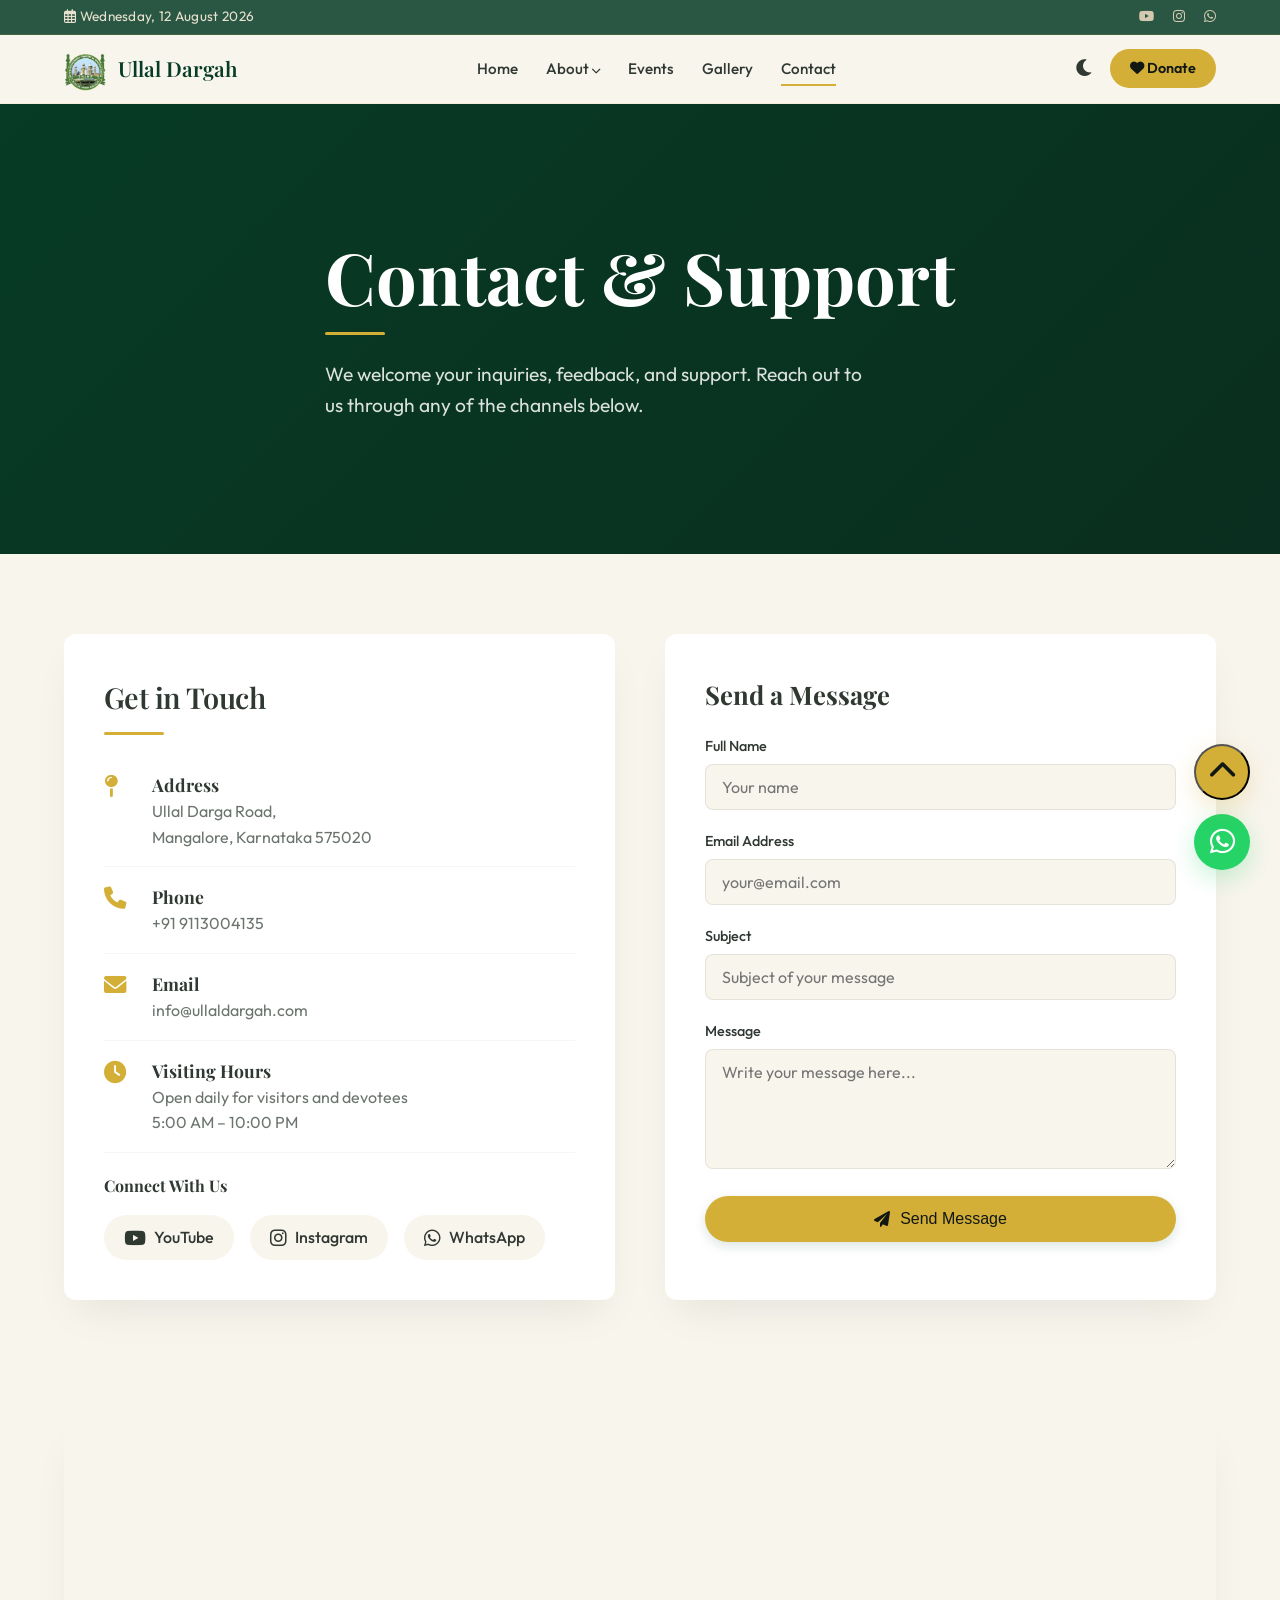
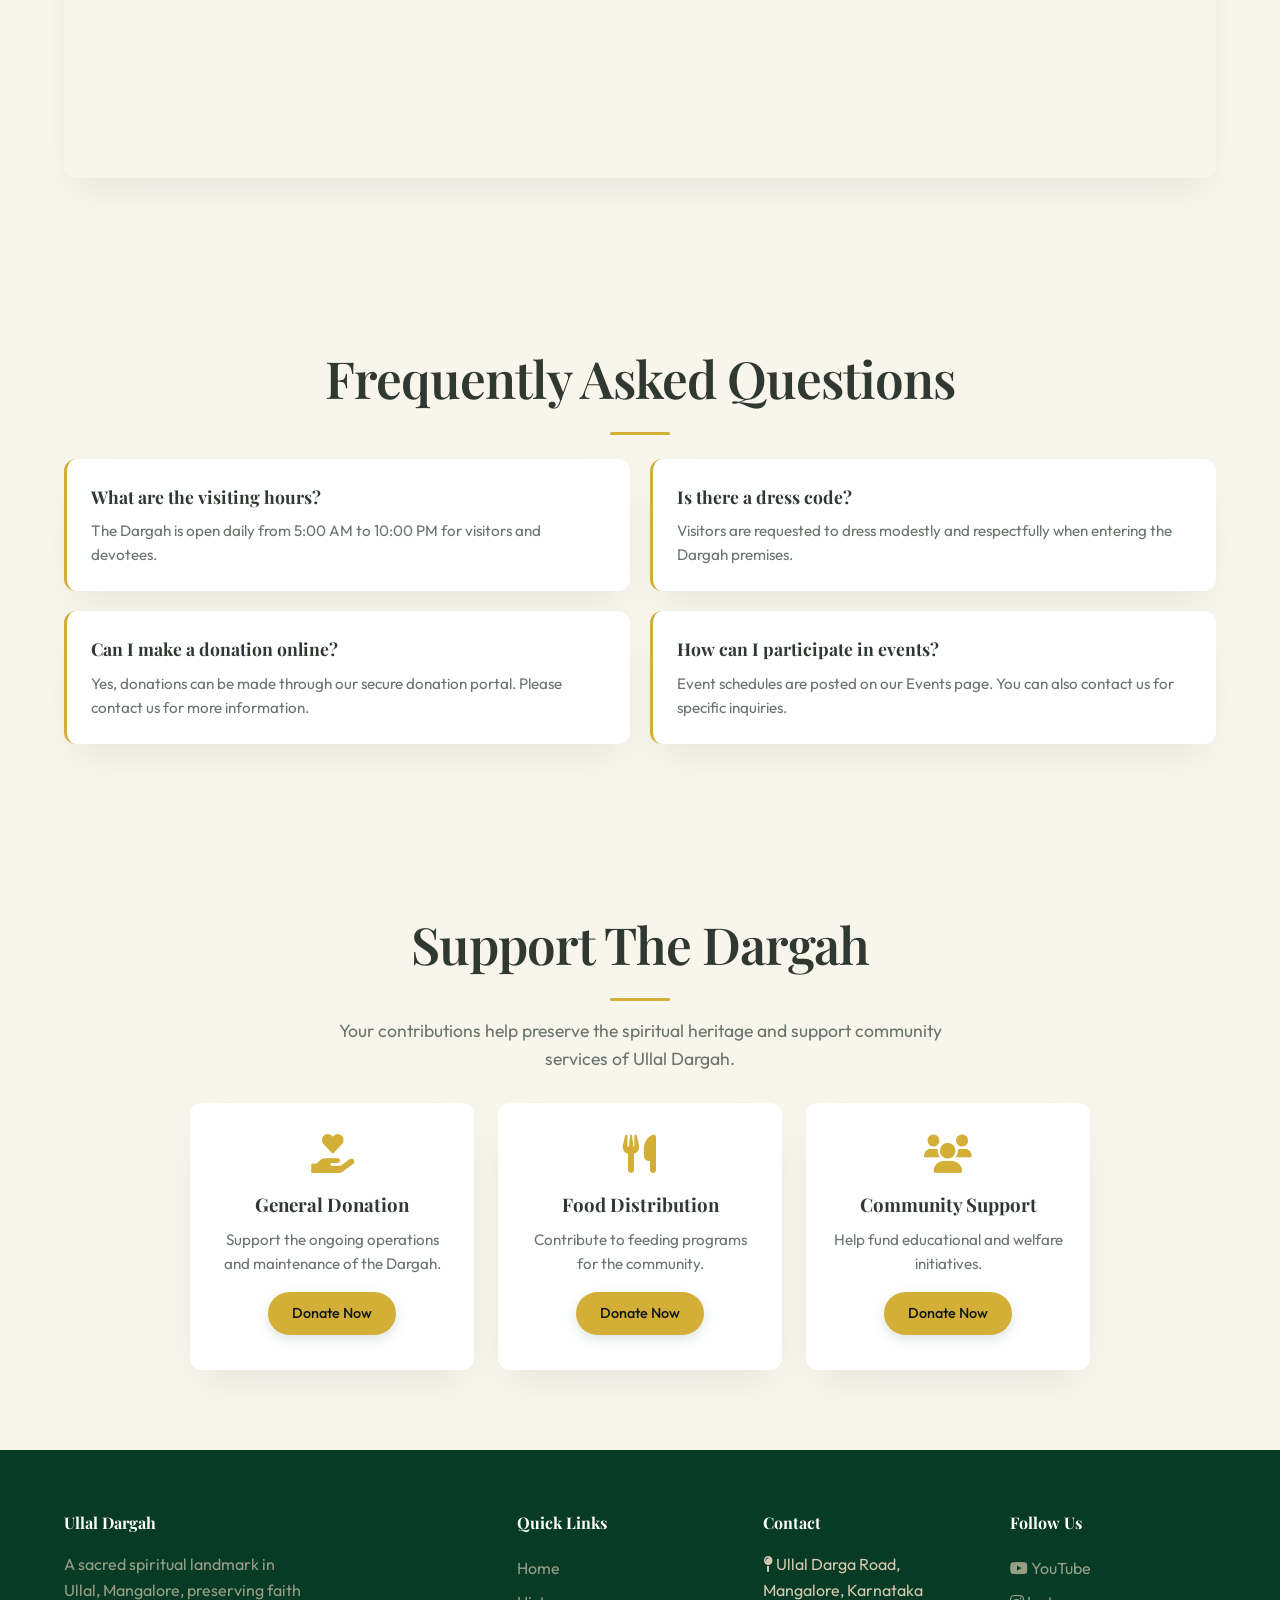
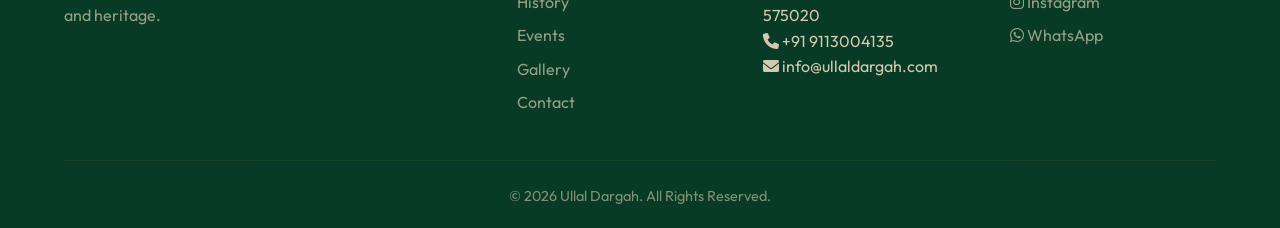
<file: contact.html>
<!DOCTYPE html>
<html lang="en">
<head>
  <meta charset="UTF-8" />
  <meta name="viewport" content="width=device-width, initial-scale=1.0" />
  <title>Contact · Ullal Dargah</title>
  <!-- Fonts & Icons -->
  <link rel="preconnect" href="https://fonts.googleapis.com" />
  <link rel="preconnect" href="https://fonts.gstatic.com" crossorigin />
  <link href="https://fonts.googleapis.com/css2?family=Playfair+Display:ital,wght@0,400;0,600;0,700;1,400&family=Outfit:wght@300;400;500;600;700&family=Amiri&display=swap" rel="stylesheet" />
  <link rel="stylesheet" href="https://cdnjs.cloudflare.com/ajax/libs/font-awesome/6.0.0-beta3/css/all.min.css" />
  <style>
    /* ---------- RESET & VARIABLES ---------- */
    * {
      margin: 0;
      padding: 0;
      box-sizing: border-box;
    }
    :root {
      --primary: #0F5132;
      --primary-dark: #073B25;
      --secondary: #D4AF37;
      --gold-soft: #E7C873;
      --cream: #F8F5ED;
      --white: #FFFFFF;
      --dark: #111814;
      --text: #303832;
      --muted: #6B746D;
      --font-serif: 'Playfair Display', serif;
      --font-sans: 'Outfit', sans-serif;
      --shadow: 0 20px 40px -12px rgba(0,0,0,0.08);
      --transition: cubic-bezier(0.22, 1, 0.36, 1);
      --radius: 12px;
    }
    body {
      font-family: var(--font-sans);
      background-color: var(--cream);
      color: var(--text);
      line-height: 1.6;
      scroll-behavior: smooth;
      transition: background 0.3s, color 0.3s;
    }
    body.dark {
      --cream: #0C1F16;
      --white: #10291D;
      --text: #F5F1E8;
      --muted: #B8B0A0;
      --shadow: 0 20px 40px -12px rgba(0,0,0,0.4);
      background: #07130E;
    }
    a { text-decoration: none; color: inherit; }
    img { max-width: 100%; display: block; }
    .container {
      max-width: 1200px;
      margin: 0 auto;
      padding: 0 24px;
    }
    section { padding: 80px 0; }
    .section-title {
      font-family: var(--font-serif);
      font-size: clamp(2rem, 4vw, 3.5rem);
      font-weight: 600;
      letter-spacing: -0.02em;
      margin-bottom: 12px;
    }
    .section-sub {
      font-size: 1.1rem;
      color: var(--muted);
      max-width: 640px;
    }
    .gold-line {
      width: 60px;
      height: 3px;
      background: var(--secondary);
      margin: 16px 0 24px;
      border-radius: 4px;
    }
    .btn {
      display: inline-flex;
      align-items: center;
      gap: 10px;
      padding: 14px 32px;
      background: var(--primary);
      color: white;
      border: none;
      border-radius: 40px;
      font-weight: 500;
      font-size: 1rem;
      cursor: pointer;
      transition: all 0.3s var(--transition);
      box-shadow: 0 4px 12px rgba(15,81,50,0.15);
    }
    .btn:hover {
      background: var(--primary-dark);
      transform: translateY(-2px);
      box-shadow: 0 12px 24px -8px rgba(15,81,50,0.25);
    }
    .btn-outline {
      background: transparent;
      border: 1.5px solid var(--primary);
      color: var(--primary);
      box-shadow: none;
    }
    .btn-outline:hover { background: var(--primary); color: white; }
    .btn-gold {
      background: var(--secondary);
      color: var(--dark);
    }
    .btn-gold:hover { background: #c09f2e; }

    /* ---------- HEADER ---------- */
    .top-bar {
      background: rgba(7, 59, 37, 0.85);
      backdrop-filter: blur(6px);
      color: #e8e0d0;
      font-size: 0.85rem;
      padding: 6px 0;
      border-bottom: 1px solid rgba(212, 175, 55, 0.15);
    }
    .top-bar .container {
      display: flex;
      justify-content: space-between;
      align-items: center;
    }
    .top-bar .socials a {
      margin-left: 16px;
      color: #d4c9b0;
      transition: 0.3s;
    }
    .top-bar .socials a:hover { color: var(--secondary); }
    .top-bar .date { letter-spacing: 0.3px; }

    .header {
      position: sticky;
      top: 0;
      z-index: 1000;
      padding: 12px 0;
      transition: all 0.4s var(--transition);
      background: rgba(248, 245, 237, 0.7);
      backdrop-filter: blur(12px);
      border-bottom: 1px solid rgba(212, 175, 55, 0.1);
    }
    body.dark .header {
      background: rgba(7, 19, 14, 0.8);
    }
    .header.scrolled {
      padding: 6px 0;
      background: rgba(248, 245, 237, 0.92);
      box-shadow: 0 4px 20px rgba(0,0,0,0.04);
    }
    body.dark .header.scrolled {
      background: rgba(7, 19, 14, 0.92);
    }
    .header .container {
      display: flex;
      align-items: center;
      justify-content: space-between;
    }
    .logo {
      display: flex;
      align-items: center;
      gap: 10px;
      font-family: var(--font-serif);
      font-size: 1.3rem;
      font-weight: 600;
      color: var(--primary-dark);
    }
    .logo img { height: 44px; width: auto; }
    .nav-links {
      display: flex;
      align-items: center;
      gap: 28px;
      list-style: none;
      font-weight: 500;
    }
    .nav-links a {
      position: relative;
      padding: 6px 0;
      transition: 0.3s;
      font-size: 0.95rem;
    }
    .nav-links a::after {
      content: '';
      position: absolute;
      bottom: -2px;
      left: 0;
      width: 0;
      height: 2px;
      background: var(--secondary);
      transition: 0.3s var(--transition);
    }
    .nav-links a:hover::after, .nav-links a.active::after { width: 100%; }
    .nav-links .dropdown {
      position: relative;
      cursor: pointer;
    }
    .nav-links .dropdown-menu {
      display: none;
      position: absolute;
      top: 32px;
      left: -12px;
      background: var(--white);
      padding: 12px 0;
      border-radius: 12px;
      box-shadow: var(--shadow);
      min-width: 160px;
      border: 1px solid rgba(212,175,55,0.1);
    }
    .nav-links .dropdown:hover .dropdown-menu { display: block; }
    .nav-links .dropdown-menu a {
      display: block;
      padding: 8px 24px;
      font-weight: 400;
      font-size: 0.9rem;
    }
    .nav-links .dropdown-menu a:hover { background: rgba(212,175,55,0.05); }
    .header-actions {
      display: flex;
      align-items: center;
      gap: 16px;
    }
    .header-actions .theme-toggle {
      background: none;
      border: none;
      font-size: 1.2rem;
      color: var(--text);
      cursor: pointer;
    }
    .header-actions .donate-btn {
      background: var(--secondary);
      padding: 8px 20px;
      border-radius: 40px;
      font-weight: 600;
      font-size: 0.9rem;
      color: var(--dark);
      transition: 0.3s;
    }
    .header-actions .donate-btn:hover { background: #c09f2e; transform: scale(1.02); }
    .hamburger {
      display: none;
      flex-direction: column;
      gap: 5px;
      background: none;
      border: none;
      cursor: pointer;
    }
    .hamburger span {
      width: 28px;
      height: 2.5px;
      background: var(--text);
      border-radius: 4px;
      transition: 0.3s;
    }

    /* ---------- MOBILE MENU ---------- */
    .mobile-menu {
      position: fixed;
      top: 0;
      right: -100%;
      width: 80%;
      max-width: 360px;
      height: 100vh;
      background: var(--primary-dark);
      color: #f0ece0;
      padding: 40px 30px;
      transition: 0.5s var(--transition);
      z-index: 9999;
      overflow-y: auto;
    }
    .mobile-menu.open { right: 0; }
    .mobile-menu .close-btn {
      background: none;
      border: none;
      font-size: 2rem;
      color: #f0ece0;
      float: right;
      cursor: pointer;
    }
    .mobile-menu .logo-mobile { font-size: 1.6rem; font-family: var(--font-serif); margin-bottom: 40px; }
    .mobile-menu nav a {
      display: block;
      padding: 14px 0;
      border-bottom: 1px solid rgba(255,255,255,0.05);
      font-size: 1.1rem;
      font-weight: 400;
    }
    .mobile-menu .dropdown-mobile a { padding-left: 20px; font-size: 0.95rem; }
    .overlay {
      position: fixed;
      top: 0; left: 0; width: 100%; height: 100%;
      background: rgba(0,0,0,0.3);
      z-index: 9998;
      opacity: 0;
      pointer-events: none;
      transition: 0.4s;
    }
    .overlay.active { opacity: 1; pointer-events: auto; }

    /* ---------- CONTACT HERO ---------- */
    .contact-hero {
      min-height: 50vh;
      display: flex;
      align-items: center;
      background: linear-gradient(135deg, var(--primary-dark) 0%, #0a2e1f 100%);
      position: relative;
      color: white;
    }
    .contact-hero .container { position: relative; z-index: 2; }
    .contact-hero h1 {
      font-family: var(--font-serif);
      font-size: clamp(2.8rem, 6vw, 4.5rem);
      font-weight: 700;
      line-height: 1.1;
      max-width: 780px;
    }
    .contact-hero .gold-line { background: var(--secondary); }
    .contact-hero p {
      font-size: 1.2rem;
      max-width: 540px;
      opacity: 0.85;
      margin-top: 16px;
    }

    /* ---------- CONTACT INFO GRID ---------- */
    .contact-grid {
      display: grid;
      grid-template-columns: 1fr 1fr;
      gap: 50px;
    }
    .contact-info {
      background: var(--white);
      padding: 40px;
      border-radius: var(--radius);
      box-shadow: var(--shadow);
    }
    .contact-info .info-item {
      display: flex;
      gap: 16px;
      padding: 16px 0;
      border-bottom: 1px solid rgba(0,0,0,0.04);
    }
    .contact-info .info-item:last-child { border-bottom: none; }
    .contact-info .info-item i {
      font-size: 1.4rem;
      color: var(--secondary);
      width: 32px;
      margin-top: 4px;
    }
    .contact-info .info-item h4 { font-family: var(--font-serif); font-size: 1.1rem; }
    .contact-info .info-item p { color: var(--muted); }

    /* ---------- CONTACT FORM ---------- */
    .contact-form {
      background: var(--white);
      padding: 40px;
      border-radius: var(--radius);
      box-shadow: var(--shadow);
    }
    .contact-form h3 { font-family: var(--font-serif); font-size: 1.6rem; margin-bottom: 20px; }
    .contact-form .form-group {
      margin-bottom: 20px;
    }
    .contact-form label {
      display: block;
      font-weight: 500;
      margin-bottom: 6px;
      font-size: 0.9rem;
    }
    .contact-form input, .contact-form textarea {
      width: 100%;
      padding: 12px 16px;
      border: 1.5px solid rgba(0,0,0,0.08);
      border-radius: 8px;
      font-family: var(--font-sans);
      font-size: 1rem;
      background: var(--cream);
      transition: 0.3s;
      color: var(--text);
    }
    .contact-form input:focus, .contact-form textarea:focus {
      outline: none;
      border-color: var(--secondary);
      box-shadow: 0 0 0 3px rgba(212,175,55,0.1);
    }
    .contact-form textarea { min-height: 120px; resize: vertical; }

    /* ---------- MAP ---------- */
    .map-container {
      border-radius: var(--radius);
      overflow: hidden;
      box-shadow: var(--shadow);
      margin-top: 40px;
    }
    .map-container iframe {
      width: 100%;
      height: 350px;
      border: 0;
    }

    /* ---------- FAQ ACCORDION ---------- */
    .faq-grid {
      display: grid;
      grid-template-columns: 1fr 1fr;
      gap: 20px;
      margin-top: 24px;
    }
    .faq-item {
      background: var(--white);
      padding: 24px;
      border-radius: var(--radius);
      box-shadow: var(--shadow);
      border-left: 3px solid var(--secondary);
    }
    .faq-item h4 { font-family: var(--font-serif); font-size: 1.1rem; margin-bottom: 8px; }
    .faq-item p { color: var(--muted); font-size: 0.95rem; }

    /* ---------- SOCIAL & WHATSAPP ---------- */
    .social-links {
      display: flex;
      gap: 16px;
      flex-wrap: wrap;
      margin-top: 16px;
    }
    .social-links a {
      display: inline-flex;
      align-items: center;
      gap: 8px;
      padding: 10px 20px;
      background: var(--cream);
      border-radius: 40px;
      transition: 0.3s;
      font-weight: 500;
    }
    .social-links a:hover {
      background: var(--secondary);
      color: var(--dark);
      transform: translateY(-2px);
    }
    .social-links a i { font-size: 1.2rem; }

    /* ---------- FOOTER ---------- */
    .footer {
      background: var(--primary-dark);
      color: #d4c9b0;
      padding: 60px 0 20px;
    }
    .footer .grid {
      display: grid;
      grid-template-columns: 2fr 1fr 1fr 1fr;
      gap: 40px;
    }
    .footer h4 { color: white; font-family: var(--font-serif); margin-bottom: 16px; }
    .footer a { display: block; padding: 4px 0; opacity: 0.7; transition: 0.3s; }
    .footer a:hover { opacity: 1; color: var(--secondary); }
    .footer .bottom {
      border-top: 1px solid rgba(212,175,55,0.1);
      padding-top: 24px;
      margin-top: 40px;
      text-align: center;
      font-size: 0.9rem;
      opacity: 0.6;
    }

    /* ---------- FLOATING ---------- */
    .float-wa, .float-top {
      position: fixed;
      bottom: 30px;
      right: 30px;
      z-index: 999;
      background: #25D366;
      color: white;
      width: 56px;
      height: 56px;
      border-radius: 50%;
      display: flex;
      align-items: center;
      justify-content: center;
      font-size: 1.8rem;
      box-shadow: 0 8px 24px rgba(37,211,102,0.25);
      transition: 0.3s;
    }
    .float-wa:hover { transform: scale(1.05); background: #1da851; }
    .float-top {
      bottom: 100px;
      background: var(--secondary);
      color: var(--dark);
      box-shadow: 0 8px 24px rgba(212,175,55,0.25);
    }
    .float-top:hover { transform: scale(1.05); }

    /* ---------- RESPONSIVE ---------- */
    @media (max-width: 1024px) {
      .contact-grid { grid-template-columns: 1fr; }
      .faq-grid { grid-template-columns: 1fr; }
      .footer .grid { grid-template-columns: 1fr 1fr; }
    }
    @media (max-width: 768px) {
      .nav-links, .top-bar .socials, .top-bar .date { display: none; }
      .hamburger { display: flex; }
      .contact-hero h1 { font-size: clamp(2.2rem, 8vw, 3.5rem); }
      .footer .grid { grid-template-columns: 1fr; }
      .float-wa, .float-top { width: 48px; height: 48px; font-size: 1.4rem; }
      .contact-info, .contact-form { padding: 24px; }
      .social-links a { padding: 8px 16px; font-size: 0.9rem; }
    }
    @media (max-width: 480px) {
      .social-links { flex-direction: column; }
    }

    .text-gold { color: var(--secondary); }
    .bg-cream { background: var(--cream); }
    .bg-white { background: var(--white); }
    .mt-20 { margin-top: 20px; }
    .mb-20 { margin-bottom: 20px; }
    .text-center { text-align: center; }
  </style>
</head>
<body>
  <!-- TOP BAR -->
  <div class="top-bar">
    <div class="container">
      <span class="date"><i class="far fa-calendar-alt"></i> Wednesday, 12 August 2026</span>
      <div class="socials">
        <a href="https://youtube.com/ULLALDARGAOFFICIAL" aria-label="YouTube"><i class="fab fa-youtube"></i></a>
        <a href="https://instagram.com/sayyidmadanidargaullal" aria-label="Instagram"><i class="fab fa-instagram"></i></a>
        <a href="https://wa.me/+919113004135" aria-label="WhatsApp"><i class="fab fa-whatsapp"></i></a>
      </div>
    </div>
  </div>

  <!-- HEADER -->
  <header class="header" id="mainHeader">
    <div class="container">
      <div class="logo">
        <img src="images/ullal_darga_logo.png" alt="Ullal Dargah Logo" onerror="this.style.display='none'">
        Ullal Dargah
      </div>
      <ul class="nav-links">
        <li><a href="index.html">Home</a></li>
        <li class="dropdown">
          <a>About <i class="fas fa-chevron-down" style="font-size:0.6rem;"></i></a>
          <div class="dropdown-menu">
            <a href="history.html">History</a>
            <a href="president.html">President</a>
            <a href="khazi.html">Khazi</a>
          </div>
        </li>
        <li><a href="events.html">Events</a></li>
        <li><a href="gallery.html">Gallery</a></li>
        <li><a href="contact.html" class="active">Contact</a></li>
      </ul>
      <div class="header-actions">
        <button class="theme-toggle" id="themeToggle" aria-label="Toggle theme"><i class="fas fa-moon"></i></button>
        <a href="contact.html" class="donate-btn"><i class="fas fa-heart"></i> Donate</a>
        <button class="hamburger" id="hamburger" aria-label="Menu">
          <span></span><span></span><span></span>
        </button>
      </div>
    </div>
  </header>

  <!-- MOBILE MENU -->
  <div class="mobile-menu" id="mobileMenu">
    <button class="close-btn" id="closeMenu"><i class="fas fa-times"></i></button>
    <div class="logo-mobile">Ullal Dargah</div>
    <nav>
      <a href="index.html">Home</a>
      <a href="history.html">History</a>
      <a href="president.html">President</a>
      <a href="khazi.html">Khazi</a>
      <a href="events.html">Events</a>
      <a href="gallery.html">Gallery</a>
      <a href="contact.html">Contact</a>
      <a href="contact.html" style="color:var(--secondary);">Donate</a>
    </nav>
  </div>
  <div class="overlay" id="overlay"></div>

  <!-- CONTACT HERO -->
  <section class="contact-hero">
    <div class="container">
      <h1>Contact &amp; Support</h1>
      <div class="gold-line"></div>
      <p>We welcome your inquiries, feedback, and support. Reach out to us through any of the channels below.</p>
    </div>
  </section>

  <!-- CONTACT GRID -->
  <section>
    <div class="container">
      <div class="contact-grid">
        <!-- Contact Information -->
        <div class="contact-info">
          <h2 class="section-title" style="font-size:1.8rem;">Get in Touch</h2>
          <div class="gold-line" style="margin:8px 0 20px;"></div>
          
          <div class="info-item">
            <i class="fas fa-map-pin"></i>
            <div>
              <h4>Address</h4>
              <p>Ullal Darga Road,<br>Mangalore, Karnataka 575020</p>
            </div>
          </div>
          
          <div class="info-item">
            <i class="fas fa-phone"></i>
            <div>
              <h4>Phone</h4>
              <p><a href="tel:+919113004135">+91 9113004135</a></p>
            </div>
          </div>
          
          <div class="info-item">
            <i class="fas fa-envelope"></i>
            <div>
              <h4>Email</h4>
              <p><a href="mailto:info@ullaldargah.com">info@ullaldargah.com</a></p>
            </div>
          </div>
          
          <div class="info-item">
            <i class="fas fa-clock"></i>
            <div>
              <h4>Visiting Hours</h4>
              <p>Open daily for visitors and devotees<br>5:00 AM – 10:00 PM</p>
            </div>
          </div>

          <div style="margin-top:20px;">
            <h4 style="font-family:var(--font-serif);">Connect With Us</h4>
            <div class="social-links">
              <a href="https://youtube.com/ULLALDARGAOFFICIAL"><i class="fab fa-youtube"></i> YouTube</a>
              <a href="https://instagram.com/sayyidmadanidargaullal"><i class="fab fa-instagram"></i> Instagram</a>
              <a href="https://wa.me/+919113004135"><i class="fab fa-whatsapp"></i> WhatsApp</a>
            </div>
          </div>
        </div>

        <!-- Contact Form -->
        <div class="contact-form">
          <h3>Send a Message</h3>
          <form id="contactForm" onsubmit="event.preventDefault(); alert('Thank you for your message. We will respond shortly.');">
            <div class="form-group">
              <label for="name">Full Name</label>
              <input type="text" id="name" placeholder="Your name" required>
            </div>
            <div class="form-group">
              <label for="email">Email Address</label>
              <input type="email" id="email" placeholder="your@email.com" required>
            </div>
            <div class="form-group">
              <label for="subject">Subject</label>
              <input type="text" id="subject" placeholder="Subject of your message">
            </div>
            <div class="form-group">
              <label for="message">Message</label>
              <textarea id="message" placeholder="Write your message here..." required></textarea>
            </div>
            <button type="submit" class="btn btn-gold" style="width:100%;justify-content:center;">
              <i class="fas fa-paper-plane"></i> Send Message
            </button>
          </form>
        </div>
      </div>
    </div>
  </section>

  <!-- MAP -->
  <section style="padding-top:0;">
    <div class="container">
      <div class="map-container">
        <iframe 
          src="https://www.google.com/maps/embed?pb=!1m18!1m12!1m3!1d3889.876543210987!2d74.8321!3d12.7712!2m3!1f0!2f0!3f0!3m2!1i1024!2i768!4f13.1!3m3!1m2!1s0x3ba4d123456789ab%3A0x123456789abcdef!2sUllal%20Dargah!5e0!3m2!1sen!2sin!4v1700000000000" 
          loading="lazy" 
          referrerpolicy="no-referrer-when-downgrade"
          title="Ullal Dargah Location"
          allowfullscreen>
        </iframe>
      </div>
    </div>
  </section>

  <!-- FAQ SECTION -->
  <section class="bg-cream">
    <div class="container">
      <h2 class="section-title text-center" style="text-align:center;">Frequently Asked Questions</h2>
      <div class="gold-line" style="margin:0 auto 16px;"></div>
      <div class="faq-grid">
        <div class="faq-item">
          <h4>What are the visiting hours?</h4>
          <p>The Dargah is open daily from 5:00 AM to 10:00 PM for visitors and devotees.</p>
        </div>
        <div class="faq-item">
          <h4>Is there a dress code?</h4>
          <p>Visitors are requested to dress modestly and respectfully when entering the Dargah premises.</p>
        </div>
        <div class="faq-item">
          <h4>Can I make a donation online?</h4>
          <p>Yes, donations can be made through our secure donation portal. Please contact us for more information.</p>
        </div>
        <div class="faq-item">
          <h4>How can I participate in events?</h4>
          <p>Event schedules are posted on our Events page. You can also contact us for specific inquiries.</p>
        </div>
      </div>
    </div>
  </section>

  <!-- DONATION SECTION -->
  <section>
    <div class="container text-center">
      <h2 class="section-title">Support The Dargah</h2>
      <div class="gold-line" style="margin:0 auto 16px;"></div>
      <p class="section-sub" style="margin:0 auto 30px;">Your contributions help preserve the spiritual heritage and support community services of Ullal Dargah.</p>
      <div style="display:grid; grid-template-columns: repeat(auto-fit, minmax(200px,1fr)); gap:24px; max-width:900px; margin:0 auto;">
        <div class="card-premium" style="background:var(--white); padding:32px 24px; border-radius:var(--radius); box-shadow:var(--shadow); border-bottom:3px solid transparent; transition:0.4s var(--transition);">
          <i class="fas fa-hand-holding-heart" style="font-size:2.4rem;color:var(--secondary);margin-bottom:16px;"></i>
          <h3 style="font-family:var(--font-serif);">General Donation</h3>
          <p style="color:var(--muted);font-size:0.95rem;margin:8px 0 16px;">Support the ongoing operations and maintenance of the Dargah.</p>
          <a href="contact.html" class="btn btn-gold" style="font-size:0.9rem;padding:10px 24px;">Donate Now</a>
        </div>
        <div class="card-premium" style="background:var(--white); padding:32px 24px; border-radius:var(--radius); box-shadow:var(--shadow); border-bottom:3px solid transparent; transition:0.4s var(--transition);">
          <i class="fas fa-utensils" style="font-size:2.4rem;color:var(--secondary);margin-bottom:16px;"></i>
          <h3 style="font-family:var(--font-serif);">Food Distribution</h3>
          <p style="color:var(--muted);font-size:0.95rem;margin:8px 0 16px;">Contribute to feeding programs for the community.</p>
          <a href="contact.html" class="btn btn-gold" style="font-size:0.9rem;padding:10px 24px;">Donate Now</a>
        </div>
        <div class="card-premium" style="background:var(--white); padding:32px 24px; border-radius:var(--radius); box-shadow:var(--shadow); border-bottom:3px solid transparent; transition:0.4s var(--transition);">
          <i class="fas fa-users" style="font-size:2.4rem;color:var(--secondary);margin-bottom:16px;"></i>
          <h3 style="font-family:var(--font-serif);">Community Support</h3>
          <p style="color:var(--muted);font-size:0.95rem;margin:8px 0 16px;">Help fund educational and welfare initiatives.</p>
          <a href="contact.html" class="btn btn-gold" style="font-size:0.9rem;padding:10px 24px;">Donate Now</a>
        </div>
      </div>
    </div>
  </section>

  <!-- FOOTER -->
  <footer class="footer">
    <div class="container">
      <div class="grid">
        <div><h4>Ullal Dargah</h4><p style="opacity:0.7;max-width:240px;">A sacred spiritual landmark in Ullal, Mangalore, preserving faith and heritage.</p></div>
        <div><h4>Quick Links</h4><a href="index.html">Home</a><a href="history.html">History</a><a href="events.html">Events</a><a href="gallery.html">Gallery</a><a href="contact.html">Contact</a></div>
        <div><h4>Contact</h4><p><i class="fas fa-map-pin"></i> Ullal Darga Road, Mangalore, Karnataka 575020</p><p><i class="fas fa-phone"></i> +91 9113004135</p><p><i class="fas fa-envelope"></i> info@ullaldargah.com</p></div>
        <div><h4>Follow Us</h4><a href="https://youtube.com/ULLALDARGAOFFICIAL"><i class="fab fa-youtube"></i> YouTube</a><a href="https://instagram.com/sayyidmadanidargaullal"><i class="fab fa-instagram"></i> Instagram</a><a href="https://wa.me/+919113004135"><i class="fab fa-whatsapp"></i> WhatsApp</a></div>
      </div>
      <div class="bottom">© 2026 Ullal Dargah. All Rights Reserved.</div>
    </div>
  </footer>

  <!-- FLOATING BUTTONS -->
  <a href="https://wa.me/+919113004135" class="float-wa" aria-label="WhatsApp"><i class="fab fa-whatsapp"></i></a>
  <button class="float-top" id="backTop" aria-label="Back to top"><i class="fas fa-chevron-up"></i></button>

  <script>
    (function() {
      // Mobile menu
      const hamburger = document.getElementById('hamburger');
      const mobileMenu = document.getElementById('mobileMenu');
      const overlay = document.getElementById('overlay');
      const closeMenu = document.getElementById('closeMenu');
      const openMenu = () => { mobileMenu.classList.add('open'); overlay.classList.add('active'); };
      const closeMenuFn = () => { mobileMenu.classList.remove('open'); overlay.classList.remove('active'); };
      hamburger.addEventListener('click', openMenu);
      closeMenu.addEventListener('click', closeMenuFn);
      overlay.addEventListener('click', closeMenuFn);

      // Header scroll
      const header = document.getElementById('mainHeader');
      window.addEventListener('scroll', () => {
        header.classList.toggle('scrolled', window.scrollY > 60);
      });

      // Back to top
      document.getElementById('backTop').addEventListener('click', () => {
        window.scrollTo({ top: 0, behavior: 'smooth' });
      });

      // Theme toggle
      const themeToggle = document.getElementById('themeToggle');
      const body = document.body;
      const currentTheme = localStorage.getItem('theme') || 'light';
      if (currentTheme === 'dark') body.classList.add('dark');
      themeToggle.addEventListener('click', () => {
        body.classList.toggle('dark');
        const theme = body.classList.contains('dark') ? 'dark' : 'light';
        localStorage.setItem('theme', theme);
        themeToggle.innerHTML = theme === 'dark' ? '<i class="fas fa-sun"></i>' : '<i class="fas fa-moon"></i>';
      });
      if (currentTheme === 'dark') themeToggle.innerHTML = '<i class="fas fa-sun"></i>';
    })();
  </script>
</body>
</html>
</file>
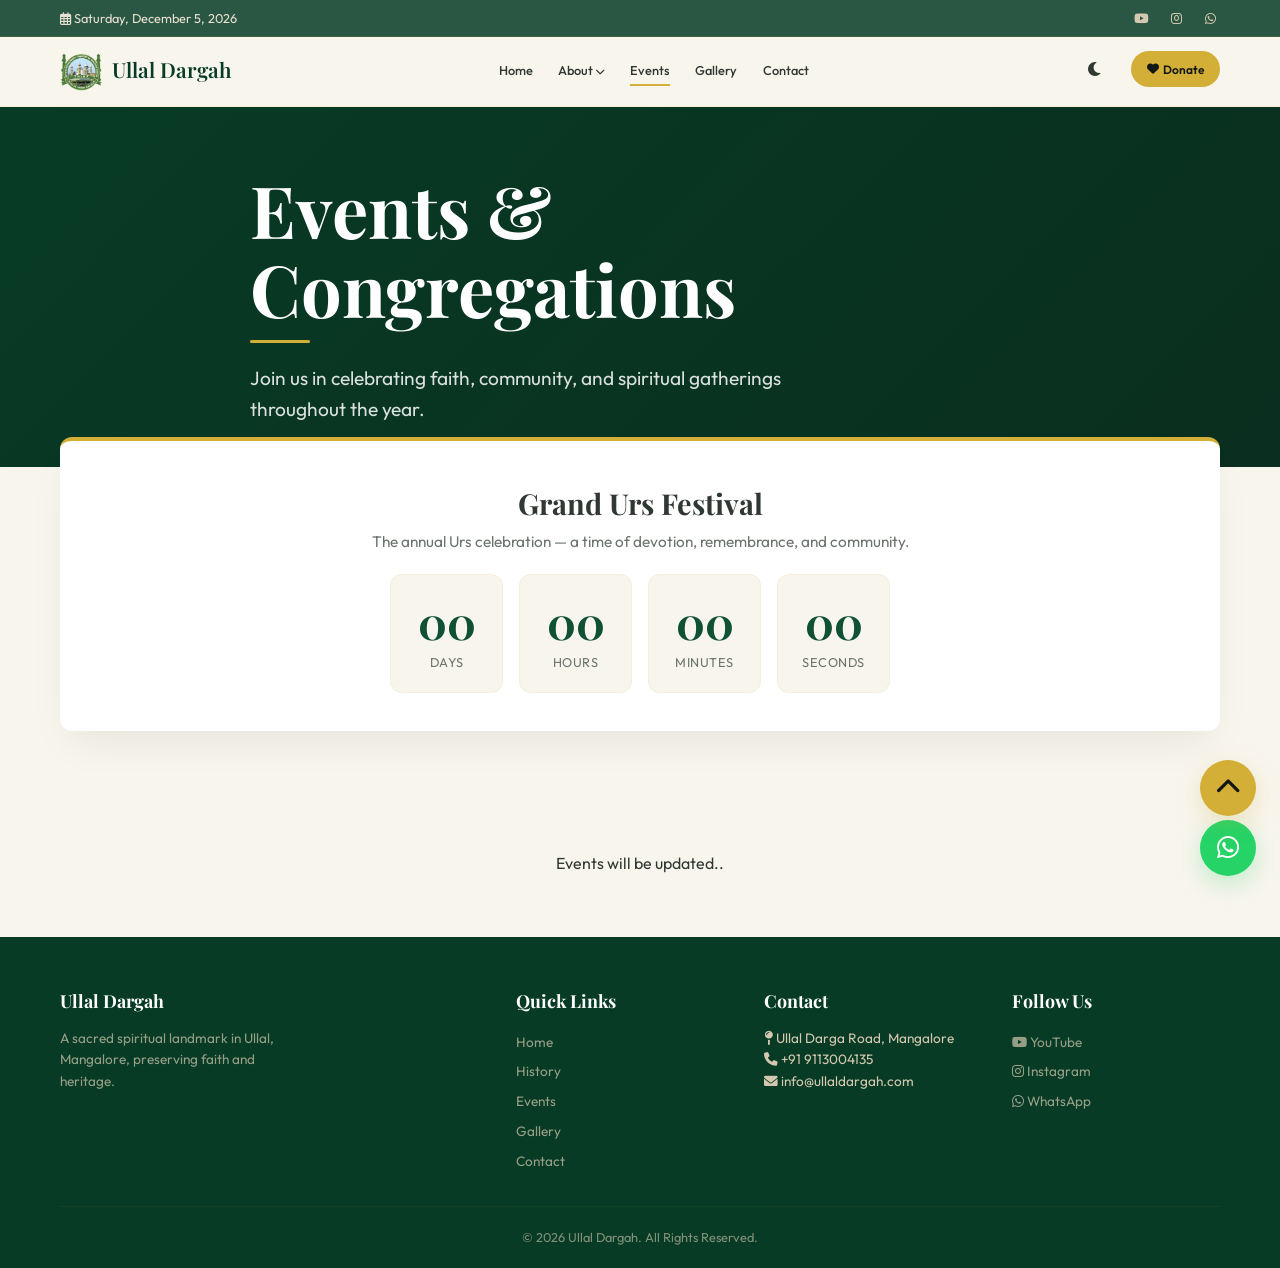
<file: events.html>
<!DOCTYPE html>
<html lang="en">
<head>
  <meta charset="UTF-8" />
  <meta name="viewport" content="width=device-width, initial-scale=1.0, maximum-scale=5.0" />
  <title>Events · Ullal Dargah</title>
  <!-- Fonts & Icons -->
  <link rel="preconnect" href="https://fonts.googleapis.com" />
  <link rel="preconnect" href="https://fonts.gstatic.com" crossorigin />
  <link href="https://fonts.googleapis.com/css2?family=Playfair+Display:ital,wght@0,400;0,600;0,700;1,400&family=Outfit:wght@300;400;500;600;700&family=Amiri&display=swap" rel="stylesheet" />
  <link rel="stylesheet" href="https://cdnjs.cloudflare.com/ajax/libs/font-awesome/6.0.0-beta3/css/all.min.css" />
  <style>
    /* ---------- RESET & VARIABLES ---------- */
    * {
      margin: 0;
      padding: 0;
      box-sizing: border-box;
    }
    :root {
      --primary: #0F5132;
      --primary-dark: #073B25;
      --secondary: #D4AF37;
      --gold-soft: #E7C873;
      --cream: #F8F5ED;
      --white: #FFFFFF;
      --dark: #111814;
      --text: #303832;
      --muted: #6B746D;
      --font-serif: 'Playfair Display', serif;
      --font-sans: 'Outfit', sans-serif;
      --shadow: 0 20px 40px -12px rgba(0,0,0,0.08);
      --transition: cubic-bezier(0.22, 1, 0.36, 1);
      --radius: 12px;
      --header-height: 70px;
      --mobile-header-height: 60px;
    }
    html {
      scroll-behavior: smooth;
      -webkit-text-size-adjust: 100%;
    }
    body {
      font-family: var(--font-sans);
      background-color: var(--cream);
      color: var(--text);
      line-height: 1.6;
      transition: background 0.3s, color 0.3s;
      overflow-x: hidden;
      -webkit-font-smoothing: antialiased;
      -moz-osx-font-smoothing: grayscale;
    }
    body.dark {
      --cream: #0C1F16;
      --white: #10291D;
      --text: #F5F1E8;
      --muted: #B8B0A0;
      --shadow: 0 20px 40px -12px rgba(0,0,0,0.4);
      background: #07130E;
    }
    a { text-decoration: none; color: inherit; }
    img { max-width: 100%; display: block; height: auto; }
    .container {
      max-width: 1200px;
      margin: 0 auto;
      padding: 0 20px;
    }
    @media (max-width: 480px) {
      .container { padding: 0 16px; }
    }
    section { padding: 60px 0; }
    @media (max-width: 768px) {
      section { padding: 50px 0; }
    }
    @media (max-width: 480px) {
      section { padding: 40px 0; }
    }
    .section-title {
      font-family: var(--font-serif);
      font-size: clamp(1.8rem, 5vw, 3.5rem);
      font-weight: 600;
      letter-spacing: -0.02em;
      margin-bottom: 8px;
      line-height: 1.2;
    }
    .section-sub {
      font-size: clamp(1rem, 1.5vw, 1.1rem);
      color: var(--muted);
      max-width: 640px;
    }
    .gold-line {
      width: 60px;
      height: 3px;
      background: var(--secondary);
      margin: 12px 0 20px;
      border-radius: 4px;
    }
    @media (max-width: 480px) {
      .gold-line { width: 40px; margin: 10px 0 16px; }
    }
    .btn {
      display: inline-flex;
      align-items: center;
      justify-content: center;
      gap: 8px;
      padding: 14px 28px;
      background: var(--primary);
      color: white;
      border: none;
      border-radius: 40px;
      font-weight: 500;
      font-size: clamp(0.9rem, 1.2vw, 1rem);
      cursor: pointer;
      transition: all 0.3s var(--transition);
      box-shadow: 0 4px 12px rgba(15,81,50,0.15);
      min-height: 48px;
      min-width: 44px;
    }
    @media (max-width: 480px) {
      .btn { padding: 12px 20px; font-size: 0.9rem; min-height: 44px; width: 100%; }
    }
    .btn:hover {
      background: var(--primary-dark);
      transform: translateY(-2px);
      box-shadow: 0 12px 24px -8px rgba(15,81,50,0.25);
    }
    .btn-gold {
      background: var(--secondary);
      color: var(--dark);
    }
    .btn-gold:hover { background: #c09f2e; }

    /* ---------- HEADER ---------- */
    .top-bar {
      background: rgba(7, 59, 37, 0.85);
      backdrop-filter: blur(6px);
      -webkit-backdrop-filter: blur(6px);
      color: #e8e0d0;
      font-size: clamp(0.7rem, 1vw, 0.85rem);
      padding: 4px 0;
      border-bottom: 1px solid rgba(212, 175, 55, 0.15);
    }
    .top-bar .container {
      display: flex;
      justify-content: space-between;
      align-items: center;
      flex-wrap: wrap;
      gap: 4px;
    }
    .top-bar .socials a {
      margin-left: 12px;
      color: #d4c9b0;
      transition: 0.3s;
      font-size: clamp(0.8rem, 1vw, 1rem);
      display: inline-block;
      padding: 4px;
    }
    @media (max-width: 480px) {
      .top-bar .socials a { margin-left: 8px; }
      .top-bar .date { font-size: 0.65rem; }
    }
    .top-bar .socials a:hover { color: var(--secondary); }

    .header {
      position: sticky;
      top: 0;
      z-index: 1000;
      padding: 10px 0;
      transition: all 0.4s var(--transition);
      background: rgba(248, 245, 237, 0.7);
      backdrop-filter: blur(12px);
      -webkit-backdrop-filter: blur(12px);
      border-bottom: 1px solid rgba(212, 175, 55, 0.1);
      min-height: var(--header-height);
    }
    @media (max-width: 768px) {
      .header { min-height: var(--mobile-header-height); padding: 8px 0; }
    }
    body.dark .header {
      background: rgba(7, 19, 14, 0.8);
    }
    .header.scrolled {
      padding: 6px 0;
      background: rgba(248, 245, 237, 0.92);
      box-shadow: 0 4px 20px rgba(0,0,0,0.04);
      min-height: 60px;
    }
    @media (max-width: 768px) {
      .header.scrolled { min-height: 54px; padding: 4px 0; }
    }
    body.dark .header.scrolled {
      background: rgba(7, 19, 14, 0.92);
    }
    .header .container {
      display: flex;
      align-items: center;
      justify-content: space-between;
      gap: 10px;
    }
    .logo {
      display: flex;
      align-items: center;
      gap: 8px;
      font-family: var(--font-serif);
      font-size: clamp(1rem, 1.8vw, 1.3rem);
      font-weight: 600;
      color: var(--primary-dark);
      flex-shrink: 0;
    }
    .logo img { 
      height: clamp(32px, 4vw, 44px); 
      width: auto; 
      flex-shrink: 0;
    }
    .nav-links {
      display: flex;
      align-items: center;
      gap: clamp(12px, 2vw, 28px);
      list-style: none;
      font-weight: 500;
    }
    .nav-links a {
      position: relative;
      padding: 6px 0;
      transition: 0.3s;
      font-size: clamp(0.8rem, 1vw, 0.95rem);
      white-space: nowrap;
    }
    .nav-links a::after {
      content: '';
      position: absolute;
      bottom: -2px;
      left: 0;
      width: 0;
      height: 2px;
      background: var(--secondary);
      transition: 0.3s var(--transition);
    }
    .nav-links a:hover::after, .nav-links a.active::after { width: 100%; }
    .nav-links .dropdown {
      position: relative;
      cursor: pointer;
    }
    .nav-links .dropdown-menu {
      display: none;
      position: absolute;
      top: 32px;
      left: -12px;
      background: var(--white);
      padding: 12px 0;
      border-radius: 12px;
      box-shadow: var(--shadow);
      min-width: 160px;
      border: 1px solid rgba(212,175,55,0.1);
    }
    .nav-links .dropdown:hover .dropdown-menu { display: block; }
    .nav-links .dropdown-menu a {
      display: block;
      padding: 8px 24px;
      font-weight: 400;
      font-size: 0.9rem;
      white-space: nowrap;
    }
    .nav-links .dropdown-menu a:hover { background: rgba(212,175,55,0.05); }
    .header-actions {
      display: flex;
      align-items: center;
      gap: clamp(8px, 1.5vw, 16px);
      flex-shrink: 0;
    }
    .header-actions .theme-toggle {
      background: none;
      border: none;
      font-size: clamp(1rem, 1.2vw, 1.2rem);
      color: var(--text);
      cursor: pointer;
      padding: 6px;
      min-width: 40px;
      min-height: 40px;
      display: flex;
      align-items: center;
      justify-content: center;
    }
    .header-actions .donate-btn {
      background: var(--secondary);
      padding: 6px 16px;
      border-radius: 40px;
      font-weight: 600;
      font-size: clamp(0.75rem, 0.9vw, 0.9rem);
      color: var(--dark);
      transition: 0.3s;
      white-space: nowrap;
      min-height: 36px;
      display: flex;
      align-items: center;
      gap: 4px;
    }
    @media (max-width: 480px) {
      .header-actions .donate-btn { padding: 4px 12px; font-size: 0.7rem; }
      .header-actions .donate-btn i { font-size: 0.7rem; }
    }
    .header-actions .donate-btn:hover { background: #c09f2e; transform: scale(1.02); }
    .hamburger {
      display: none;
      flex-direction: column;
      gap: 5px;
      background: none;
      border: none;
      cursor: pointer;
      padding: 6px;
      min-width: 44px;
      min-height: 44px;
      justify-content: center;
      align-items: center;
    }
    .hamburger span {
      width: 28px;
      height: 2.5px;
      background: var(--text);
      border-radius: 4px;
      transition: 0.3s;
      display: block;
    }
    @media (max-width: 1024px) {
      .nav-links { display: none; }
      .hamburger { display: flex; }
    }

    /* ---------- MOBILE MENU ---------- */
    .mobile-menu {
      position: fixed;
      top: 0;
      right: -100%;
      width: 85%;
      max-width: 360px;
      height: 100vh;
      height: 100dvh;
      background: var(--primary-dark);
      color: #f0ece0;
      padding: 30px 24px;
      transition: 0.5s var(--transition);
      z-index: 9999;
      overflow-y: auto;
      -webkit-overflow-scrolling: touch;
    }
    .mobile-menu.open { right: 0; }
    .mobile-menu .close-btn {
      background: none;
      border: none;
      font-size: 2rem;
      color: #f0ece0;
      float: right;
      cursor: pointer;
      padding: 8px;
      min-width: 44px;
      min-height: 44px;
      display: flex;
      align-items: center;
      justify-content: center;
    }
    .mobile-menu .logo-mobile { 
      font-size: 1.6rem; 
      font-family: var(--font-serif); 
      margin-bottom: 30px;
      padding-top: 10px;
    }
    .mobile-menu nav a {
      display: block;
      padding: 14px 0;
      border-bottom: 1px solid rgba(255,255,255,0.05);
      font-size: 1.1rem;
      font-weight: 400;
      min-height: 50px;
    }
    .mobile-menu .dropdown-mobile a { padding-left: 20px; font-size: 0.95rem; }
    .overlay {
      position: fixed;
      top: 0; left: 0; width: 100%; height: 100%;
      background: rgba(0,0,0,0.4);
      z-index: 9998;
      opacity: 0;
      pointer-events: none;
      transition: 0.4s;
    }
    .overlay.active { opacity: 1; pointer-events: auto; }

    /* ---------- EVENTS HERO ---------- */
    .events-hero {
      min-height: 40vh;
      min-height: 40dvh;
      display: flex;
      align-items: center;
      background: linear-gradient(135deg, var(--primary-dark) 0%, #0a2e1f 100%);
      position: relative;
      color: white;
      padding: 60px 0 40px;
    }
    @media (max-width: 768px) {
      .events-hero { min-height: 35vh; padding: 50px 0 30px; }
    }
    @media (max-width: 480px) {
      .events-hero { min-height: 30vh; padding: 40px 0 20px; }
    }
    .events-hero .container { position: relative; z-index: 2; }
    .events-hero h1 {
      font-family: var(--font-serif);
      font-size: clamp(2rem, 6vw, 4.5rem);
      font-weight: 700;
      line-height: 1.1;
      max-width: 780px;
    }
    .events-hero .gold-line { background: var(--secondary); }
    .events-hero p {
      font-size: clamp(1rem, 1.5vw, 1.2rem);
      max-width: 540px;
      opacity: 0.85;
      margin-top: 12px;
    }

    /* ---------- COUNTDOWN CARD ---------- */
    .countdown-card {
      background: var(--white);
      padding: clamp(24px, 3vw, 40px);
      border-radius: var(--radius);
      box-shadow: var(--shadow);
      text-align: center;
      margin-top: -30px;
      position: relative;
      z-index: 3;
      border-top: 4px solid var(--secondary);
    }
    @media (max-width: 768px) {
      .countdown-card { margin-top: -20px; padding: 20px; }
    }
    @media (max-width: 480px) {
      .countdown-card { margin-top: -15px; padding: 16px; border-top-width: 3px; }
    }
    .countdown-card h3 {
      font-family: var(--font-serif);
      font-size: clamp(1.3rem, 2.5vw, 1.8rem);
      margin-bottom: 4px;
    }
    .countdown-card .sub {
      color: var(--muted);
      font-size: clamp(0.85rem, 1.2vw, 1rem);
      margin-bottom: 20px;
    }
    @media (max-width: 480px) {
      .countdown-card .sub { font-size: 0.8rem; margin-bottom: 14px; }
    }
    .countdown-grid {
      display: grid;
      grid-template-columns: repeat(4, 1fr);
      gap: clamp(8px, 1.5vw, 16px);
      max-width: 500px;
      margin: 0 auto;
    }
    @media (max-width: 480px) {
      .countdown-grid { gap: 6px; max-width: 100%; }
    }
    .countdown-item {
      background: var(--cream);
      padding: clamp(12px, 1.5vw, 20px) clamp(4px, 1vw, 12px);
      border-radius: var(--radius);
      border: 1px solid rgba(212,175,55,0.1);
    }
    @media (max-width: 480px) {
      .countdown-item { padding: 10px 4px; }
    }
    .countdown-item .number {
      font-family: var(--font-serif);
      font-size: clamp(1.5rem, 3.5vw, 2.8rem);
      font-weight: 700;
      color: var(--primary);
      line-height: 1.2;
    }
    @media (max-width: 480px) {
      .countdown-item .number { font-size: 1.3rem; }
    }
    .countdown-item .label {
      font-size: clamp(0.6rem, 1vw, 0.8rem);
      text-transform: uppercase;
      letter-spacing: 0.5px;
      color: var(--muted);
      margin-top: 4px;
    }
    @media (max-width: 480px) {
      .countdown-item .label { font-size: 0.55rem; letter-spacing: 0.3px; }
    }

    /* ---------- EVENT CARDS ---------- */
    .event-grid {
      display: grid;
      grid-template-columns: repeat(auto-fit, minmax(min(100%, 300px), 1fr));
      gap: clamp(20px, 2.5vw, 30px);
      margin-top: 24px;
    }
    @media (max-width: 480px) {
      .event-grid { gap: 16px; margin-top: 16px; }
    }
    .event-card {
      background: var(--white);
      border-radius: var(--radius);
      overflow: hidden;
      box-shadow: var(--shadow);
      transition: 0.4s var(--transition);
      border-left: 4px solid var(--secondary);
      display: flex;
      flex-direction: column;
    }
    .event-card:hover {
      transform: translateY(-4px);
      box-shadow: 0 16px 32px -12px rgba(0,0,0,0.12);
    }
    @media (max-width: 480px) {
      .event-card:hover { transform: translateY(-2px); }
    }
    .event-card .event-body {
      padding: clamp(20px, 2.5vw, 28px) clamp(16px, 2vw, 24px);
      flex: 1;
      display: flex;
      flex-direction: column;
    }
    .event-card .event-body .tag {
      display: inline-block;
      background: var(--gold-soft);
      color: var(--dark);
      font-size: clamp(0.6rem, 0.8vw, 0.7rem);
      font-weight: 600;
      padding: 4px 12px;
      border-radius: 20px;
      text-transform: uppercase;
      letter-spacing: 0.5px;
      margin-bottom: 10px;
      align-self: flex-start;
    }
    .event-card .event-body h3 {
      font-family: var(--font-serif);
      font-size: clamp(1.1rem, 1.8vw, 1.4rem);
      margin-bottom: 6px;
    }
    .event-card .event-body .meta {
      display: flex;
      flex-wrap: wrap;
      gap: clamp(8px, 1.2vw, 12px);
      font-size: clamp(0.8rem, 1vw, 0.9rem);
      color: var(--muted);
      margin: 8px 0 12px;
    }
    .event-card .event-body .meta i { color: var(--secondary); margin-right: 4px; width: 16px; }
    .event-card .event-body p { 
      color: var(--muted); 
      font-size: clamp(0.85rem, 1vw, 0.95rem); 
      flex: 1;
    }
    .event-card .event-body .btn { 
      margin-top: 16px; 
      font-size: clamp(0.8rem, 0.9vw, 0.9rem); 
      padding: 10px 20px;
      align-self: flex-start;
    }
    @media (max-width: 480px) {
      .event-card .event-body .btn { width: 100%; justify-content: center; }
    }

    /* ---------- TIMELINE ---------- */
    .timeline-events {
      position: relative;
      padding-left: clamp(30px, 4vw, 40px);
      margin-top: 20px;
    }
    @media (max-width: 480px) {
      .timeline-events { padding-left: 24px; margin-top: 12px; }
    }
    .timeline-events::before {
      content: '';
      position: absolute;
      left: clamp(8px, 1.2vw, 12px);
      top: 0;
      bottom: 0;
      width: 2px;
      background: var(--gold-soft);
    }
    .timeline-event {
      margin-bottom: clamp(24px, 3vw, 40px);
      position: relative;
      background: var(--white);
      padding: clamp(16px, 2vw, 24px) clamp(16px, 2vw, 28px);
      border-radius: var(--radius);
      box-shadow: var(--shadow);
      border-left: 3px solid var(--secondary);
    }
    @media (max-width: 480px) {
      .timeline-event { padding: 14px 16px; margin-bottom: 18px; }
    }
    .timeline-event::before {
      content: '';
      position: absolute;
      left: clamp(-26px, -3.5vw, -34px);
      top: 20px;
      width: clamp(10px, 1.2vw, 12px);
      height: clamp(10px, 1.2vw, 12px);
      background: var(--secondary);
      border-radius: 50%;
      border: 2px solid var(--cream);
      box-shadow: 0 0 0 3px rgba(212,175,55,0.2);
    }
    @media (max-width: 480px) {
      .timeline-event::before { left: -20px; width: 8px; height: 8px; top: 16px; }
    }
    .timeline-event .date {
      font-weight: 600;
      color: var(--secondary);
      font-size: clamp(0.8rem, 1vw, 0.9rem);
      letter-spacing: 0.3px;
    }
    .timeline-event h3 { 
      font-family: var(--font-serif); 
      font-size: clamp(1.1rem, 1.6vw, 1.4rem); 
      margin: 4px 0 6px;
    }
    .timeline-event p { 
      color: var(--muted); 
      font-size: clamp(0.85rem, 1vw, 0.95rem);
    }
    .timeline-event .meta {
      display: flex;
      flex-wrap: wrap;
      gap: clamp(10px, 1.5vw, 16px);
      margin-top: 10px;
      font-size: clamp(0.8rem, 0.9vw, 0.9rem);
      color: var(--muted);
    }
    .timeline-event .meta i { color: var(--secondary); margin-right: 4px; width: 16px; }

    /* ---------- FOOTER ---------- */
    .footer {
      background: var(--primary-dark);
      color: #d4c9b0;
      padding: 50px 0 20px;
    }
    @media (max-width: 768px) {
      .footer { padding: 40px 0 16px; }
    }
    .footer .grid {
      display: grid;
      grid-template-columns: 2fr 1fr 1fr 1fr;
      gap: 40px;
    }
    @media (max-width: 1024px) {
      .footer .grid { grid-template-columns: 1fr 1fr; gap: 30px; }
    }
    @media (max-width: 768px) {
      .footer .grid { grid-template-columns: 1fr 1fr; gap: 24px; }
    }
    @media (max-width: 480px) {
      .footer .grid { grid-template-columns: 1fr; gap: 20px; }
    }
    .footer h4 { 
      color: white; 
      font-family: var(--font-serif); 
      margin-bottom: 12px;
      font-size: clamp(1rem, 1.4vw, 1.2rem);
    }
    .footer a { 
      display: block; 
      padding: 4px 0; 
      opacity: 0.7; 
      transition: 0.3s;
      font-size: clamp(0.85rem, 1vw, 0.95rem);
    }
    .footer a:hover { opacity: 1; color: var(--secondary); }
    .footer .bottom {
      border-top: 1px solid rgba(212,175,55,0.1);
      padding-top: 20px;
      margin-top: 30px;
      text-align: center;
      font-size: clamp(0.8rem, 0.9vw, 0.9rem);
      opacity: 0.6;
    }

    /* ---------- FLOATING ---------- */
    .float-wa, .float-top {
      position: fixed;
      bottom: 24px;
      right: 24px;
      z-index: 999;
      background: #25D366;
      color: white;
      width: clamp(48px, 5vw, 56px);
      height: clamp(48px, 5vw, 56px);
      border-radius: 50%;
      display: flex;
      align-items: center;
      justify-content: center;
      font-size: clamp(1.4rem, 2vw, 1.8rem);
      box-shadow: 0 8px 24px rgba(37,211,102,0.25);
      transition: 0.3s;
      border: none;
      cursor: pointer;
    }
    @media (max-width: 480px) {
      .float-wa, .float-top { width: 44px; height: 44px; font-size: 1.2rem; bottom: 16px; right: 16px; }
    }
    .float-wa:hover { transform: scale(1.05); background: #1da851; }
    .float-top {
      bottom: 84px;
      background: var(--secondary);
      color: var(--dark);
      box-shadow: 0 8px 24px rgba(212,175,55,0.25);
    }
    @media (max-width: 480px) {
      .float-top { bottom: 70px; }
    }
    .float-top:hover { transform: scale(1.05); }

    /* ---------- UTILITY ---------- */
    .text-gold { color: var(--secondary); }
    .bg-cream { background: var(--cream); }
    .bg-white { background: var(--white); }
    .mt-20 { margin-top: 20px; }
    .mb-20 { margin-bottom: 20px; }
    .text-center { text-align: center; }
    @media (max-width: 480px) {
      .mt-20 { margin-top: 16px; }
      .mb-20 { margin-bottom: 16px; }
    }
  </style>
</head>
<body>
  <!-- TOP BAR -->
  <div class="top-bar">
    <div class="container">
      <span class="date"><i class="far fa-calendar-alt"></i> <span id="currentDate"></span></span>
      <div class="socials">
        <a href="https://youtube.com/ULLALDARGAOFFICIAL" aria-label="YouTube"><i class="fab fa-youtube"></i></a>
        <a href="https://instagram.com/sayyidmadanidargaullal" aria-label="Instagram"><i class="fab fa-instagram"></i></a>
        <a href="https://wa.me/+919113004135" aria-label="WhatsApp"><i class="fab fa-whatsapp"></i></a>
      </div>
    </div>
  </div>

  <!-- HEADER -->
  <header class="header" id="mainHeader">
    <div class="container">
      <div class="logo">
        <img src="images/ullal_darga_logo.png" alt="Ullal Dargah Logo" onerror="this.style.display='none'">
        Ullal Dargah
      </div>
      <ul class="nav-links">
        <li><a href="index.html">Home</a></li>
        <li class="dropdown">
          <a>About <i class="fas fa-chevron-down" style="font-size:0.6rem;"></i></a>
          <div class="dropdown-menu">
            <a href="history.html">History</a>
            <a href="president.html">President</a>
            <a href="khazi.html">Khazi</a>
          </div>
        </li>
        <li><a href="events.html" class="active">Events</a></li>
        <li><a href="gallery.html">Gallery</a></li>
        <li><a href="contact.html">Contact</a></li>
      </ul>
      <div class="header-actions">
        <button class="theme-toggle" id="themeToggle" aria-label="Toggle theme"><i class="fas fa-moon"></i></button>
        <a href="contact.html" class="donate-btn"><i class="fas fa-heart"></i> <span>Donate</span></a>
        <button class="hamburger" id="hamburger" aria-label="Menu">
          <span></span><span></span><span></span>
        </button>
      </div>
    </div>
  </header>

  <!-- MOBILE MENU -->
  <div class="mobile-menu" id="mobileMenu">
    <button class="close-btn" id="closeMenu" aria-label="Close menu"><i class="fas fa-times"></i></button>
    <div class="logo-mobile">Ullal Dargah</div>
    <nav>
      <a href="index.html">Home</a>
      <a href="history.html">History</a>
      <a href="president.html">President</a>
      <a href="khazi.html">Khazi</a>
      <a href="events.html">Events</a>
      <a href="gallery.html">Gallery</a>
      <a href="contact.html">Contact</a>
      <a href="contact.html" style="color:var(--secondary);">Donate</a>
    </nav>
  </div>
  <div class="overlay" id="overlay"></div>

  <!-- EVENTS HERO -->
  <section class="events-hero">
    <div class="container">
      <h1>Events &amp; Congregations</h1>
      <div class="gold-line"></div>
      <p>Join us in celebrating faith, community, and spiritual gatherings throughout the year.</p>
    </div>
  </section>

  <!-- COUNTDOWN -->
  <section style="padding-top:0;">
    <div class="container">
      <div class="countdown-card">
        <h3>Grand Urs Festival</h3>
        <p class="sub">The annual Urs celebration — a time of devotion, remembrance, and community.</p>
        <div class="countdown-grid">
          <div class="countdown-item">
            <div class="number" id="days">00</div>
            <div class="label">Days</div>
          </div>
          <div class="countdown-item">
            <div class="number" id="hours">00</div>
            <div class="label">Hours</div>
          </div>
          <div class="countdown-item">
            <div class="number" id="minutes">00</div>
            <div class="label">Minutes</div>
          </div>
          <div class="countdown-item">
            <div class="number" id="seconds">00</div>
            <div class="label">Seconds</div>
          </div>
        </div>
      </div>
    </div>
  </section>

  <!-- UPCOMING EVENTS -->
  <!-- <section>
    <div class="container">
      <h2 class="section-title">Upcoming Events</h2>
      <div class="gold-line"></div>
      <p class="section-sub">Stay connected with our calendar of spiritual gatherings, festivals, and community programs.</p>
      
      <div class="event-grid">
        <div class="event-card">
          <div class="event-body">
            <span class="tag">Annual Festival</span>
            <h3>Grand Urs Festival</h3>
            <div class="meta">
              <span><i class="fas fa-calendar-alt"></i> 15-17 Oct 2026</span>
              <span><i class="fas fa-clock"></i> 5:00 AM – 10:00 PM</span>
            </div>
            <p>The annual Urs festival commemorating the saints of Ullal Dargah with prayers, recitations, and community gatherings.</p>
            <a href="contact.html" class="btn btn-gold">Learn More <i class="fas fa-arrow-right"></i></a>
          </div>
        </div>
        <div class="event-card">
          <div class="event-body">
            <span class="tag">Weekly Gathering</span>
            <h3>Swalat Majlis</h3>
            <div class="meta">
              <span><i class="fas fa-calendar-alt"></i> Every Friday</span>
              <span><i class="fas fa-clock"></i> 1:30 PM – 3:00 PM</span>
            </div>
            <p>Weekly spiritual gathering featuring prayers, recitations, and collective remembrance. Open to all devotees.</p>
            <a href="contact.html" class="btn btn-gold">Learn More <i class="fas fa-arrow-right"></i></a>
          </div>
        </div>
        <div class="event-card">
          <div class="event-body">
            <span class="tag">Monthly Program</span>
            <h3>Religious Discourse</h3>
            <div class="meta">
              <span><i class="fas fa-calendar-alt"></i> Last Sunday</span>
              <span><i class="fas fa-clock"></i> 4:00 PM – 6:00 PM</span>
            </div>
            <p>Monthly religious discourses and educational sessions covering Islamic teachings, spirituality, and community values.</p>
            <a href="contact.html" class="btn btn-gold">Learn More <i class="fas fa-arrow-right"></i></a>
          </div>
        </div>
      </div>
    </div>
  </section> -->

  <!-- EVENT TIMELINE -->
  <!-- <section class="bg-cream">
    <div class="container">
      <h2 class="section-title">Event Calendar</h2>
      <div class="gold-line"></div>
      <p class="section-sub">A complete schedule of religious gatherings, festivals, and special occasions at Ullal Dargah.</p>
      
      <div class="timeline-events">
        <div class="timeline-event">
          <div class="date"><i class="fas fa-calendar-alt"></i> 15 October 2026</div>
          <h3>Grand Urs Festival – Day 1</h3>
          <p>Opening prayers, Quran recitation, and community gathering to commence the annual Urs celebrations.</p>
          <div class="meta">
            <span><i class="fas fa-clock"></i> 5:00 AM – 10:00 PM</span>
            <span><i class="fas fa-map-pin"></i> Ullal Dargah</span>
          </div>
        </div>
        <div class="timeline-event">
          <div class="date"><i class="fas fa-calendar-alt"></i> 16 October 2026</div>
          <h3>Grand Urs Festival – Day 2</h3>
          <p>Special prayers, spiritual discourses, and distribution of blessed food to devotees and visitors.</p>
          <div class="meta">
            <span><i class="fas fa-clock"></i> 5:00 AM – 10:00 PM</span>
            <span><i class="fas fa-map-pin"></i> Ullal Dargah</span>
          </div>
        </div>
        <div class="timeline-event">
          <div class="date"><i class="fas fa-calendar-alt"></i> 17 October 2026</div>
          <h3>Grand Urs Festival – Day 3</h3>
          <p>Final prayers, congregational gathering, and closing ceremony of the Urs festival with community feast.</p>
          <div class="meta">
            <span><i class="fas fa-clock"></i> 5:00 AM – 10:00 PM</span>
            <span><i class="fas fa-map-pin"></i> Ullal Dargah</span>
          </div>
        </div>
        <div class="timeline-event">
          <div class="date"><i class="fas fa-calendar-alt"></i> Every Friday</div>
          <h3>Swalat Majlis</h3>
          <p>Weekly spiritual gathering featuring prayers, recitations, and collective remembrance of the saints.</p>
          <div class="meta">
            <span><i class="fas fa-clock"></i> 1:30 PM – 3:00 PM</span>
            <span><i class="fas fa-map-pin"></i> Madani Hall</span>
          </div>
        </div>
        <div class="timeline-event">
          <div class="date"><i class="fas fa-calendar-alt"></i> Last Sunday</div>
          <h3>Religious Discourse</h3>
          <p>Monthly educational sessions covering Islamic teachings, spirituality, and community values.</p>
          <div class="meta">
            <span><i class="fas fa-clock"></i> 4:00 PM – 6:00 PM</span>
            <span><i class="fas fa-map-pin"></i> Ullal Dargah</span>
          </div>
        </div>
      </div>
    </div>
  </section> -->


     <section class="bg-cream">
    <div align="center" class="container">
     Events will be updated..
    </div>
  </section>


  <!-- FOOTER -->
  <footer class="footer">
    <div class="container">
      <div class="grid">
        <div>
          <h4>Ullal Dargah</h4>
          <p style="opacity:0.7;max-width:240px;font-size:clamp(0.85rem,1vw,0.95rem);">A sacred spiritual landmark in Ullal, Mangalore, preserving faith and heritage.</p>
        </div>
        <div>
          <h4>Quick Links</h4>
          <a href="index.html">Home</a>
          <a href="history.html">History</a>
          <a href="events.html">Events</a>
          <a href="gallery.html">Gallery</a>
          <a href="contact.html">Contact</a>
        </div>
        <div>
          <h4>Contact</h4>
          <p style="font-size:clamp(0.85rem,1vw,0.95rem);"><i class="fas fa-map-pin"></i> Ullal Darga Road, Mangalore</p>
          <p style="font-size:clamp(0.85rem,1vw,0.95rem);"><i class="fas fa-phone"></i> +91 9113004135</p>
          <p style="font-size:clamp(0.85rem,1vw,0.95rem);"><i class="fas fa-envelope"></i> info@ullaldargah.com</p>
        </div>
        <div>
          <h4>Follow Us</h4>
          <a href="https://youtube.com/ULLALDARGAOFFICIAL"><i class="fab fa-youtube"></i> YouTube</a>
          <a href="https://instagram.com/sayyidmadanidargaullal"><i class="fab fa-instagram"></i> Instagram</a>
          <a href="https://wa.me/+919113004135"><i class="fab fa-whatsapp"></i> WhatsApp</a>
        </div>
      </div>
      <div class="bottom">© 2026 Ullal Dargah. All Rights Reserved.</div>
    </div>
  </footer>

  <!-- FLOATING BUTTONS -->
  <a href="https://wa.me/+919113004135" class="float-wa" aria-label="WhatsApp"><i class="fab fa-whatsapp"></i></a>
  <button class="float-top" id="backTop" aria-label="Back to top"><i class="fas fa-chevron-up"></i></button>

  <script>
    (function() {
      // Mobile menu
      const hamburger = document.getElementById('hamburger');
      const mobileMenu = document.getElementById('mobileMenu');
      const overlay = document.getElementById('overlay');
      const closeMenu = document.getElementById('closeMenu');
      const openMenu = () => { mobileMenu.classList.add('open'); overlay.classList.add('active'); document.body.style.overflow = 'hidden'; };
      const closeMenuFn = () => { mobileMenu.classList.remove('open'); overlay.classList.remove('active'); document.body.style.overflow = ''; };
      hamburger.addEventListener('click', openMenu);
      closeMenu.addEventListener('click', closeMenuFn);
      overlay.addEventListener('click', closeMenuFn);
      document.addEventListener('keydown', (e) => { if (e.key === 'Escape') closeMenuFn(); });

      // Header scroll
      const header = document.getElementById('mainHeader');
      window.addEventListener('scroll', () => {
        header.classList.toggle('scrolled', window.scrollY > 60);
      }, { passive: true });

      // Back to top
      document.getElementById('backTop').addEventListener('click', () => {
        window.scrollTo({ top: 0, behavior: 'smooth' });
      });

      // Theme toggle
      const themeToggle = document.getElementById('themeToggle');
      const body = document.body;
      const currentTheme = localStorage.getItem('theme') || 'light';
      if (currentTheme === 'dark') body.classList.add('dark');
      themeToggle.addEventListener('click', () => {
        body.classList.toggle('dark');
        const theme = body.classList.contains('dark') ? 'dark' : 'light';
        localStorage.setItem('theme', theme);
        themeToggle.innerHTML = theme === 'dark' ? '<i class="fas fa-sun"></i>' : '<i class="fas fa-moon"></i>';
      });
      if (currentTheme === 'dark') themeToggle.innerHTML = '<i class="fas fa-sun"></i>';

      // Current date
      const now = new Date();
      const options = { weekday: 'long', year: 'numeric', month: 'long', day: 'numeric' };
      document.getElementById('currentDate').textContent = now.toLocaleDateString('en-US', options);

      // Countdown timer
      function updateCountdown() {
        const target = new Date('2026-10-15T00:00:00+05:30').getTime();
        const now = new Date().getTime();
        const diff = Math.max(0, target - now);
        
        const days = Math.floor(diff / (1000 * 60 * 60 * 24));
        const hours = Math.floor((diff % (1000 * 60 * 60 * 24)) / (1000 * 60 * 60));
        const minutes = Math.floor((diff % (1000 * 60 * 60)) / (1000 * 60));
        const seconds = Math.floor((diff % (1000 * 60)) / 1000);
        
        document.getElementById('days').textContent = String(days).padStart(2, '0');
        document.getElementById('hours').textContent = String(hours).padStart(2, '0');
        document.getElementById('minutes').textContent = String(minutes).padStart(2, '0');
        document.getElementById('seconds').textContent = String(seconds).padStart(2, '0');
      }
      updateCountdown();
      setInterval(updateCountdown, 1000);
    })();
  </script>
</body></html>
</file>
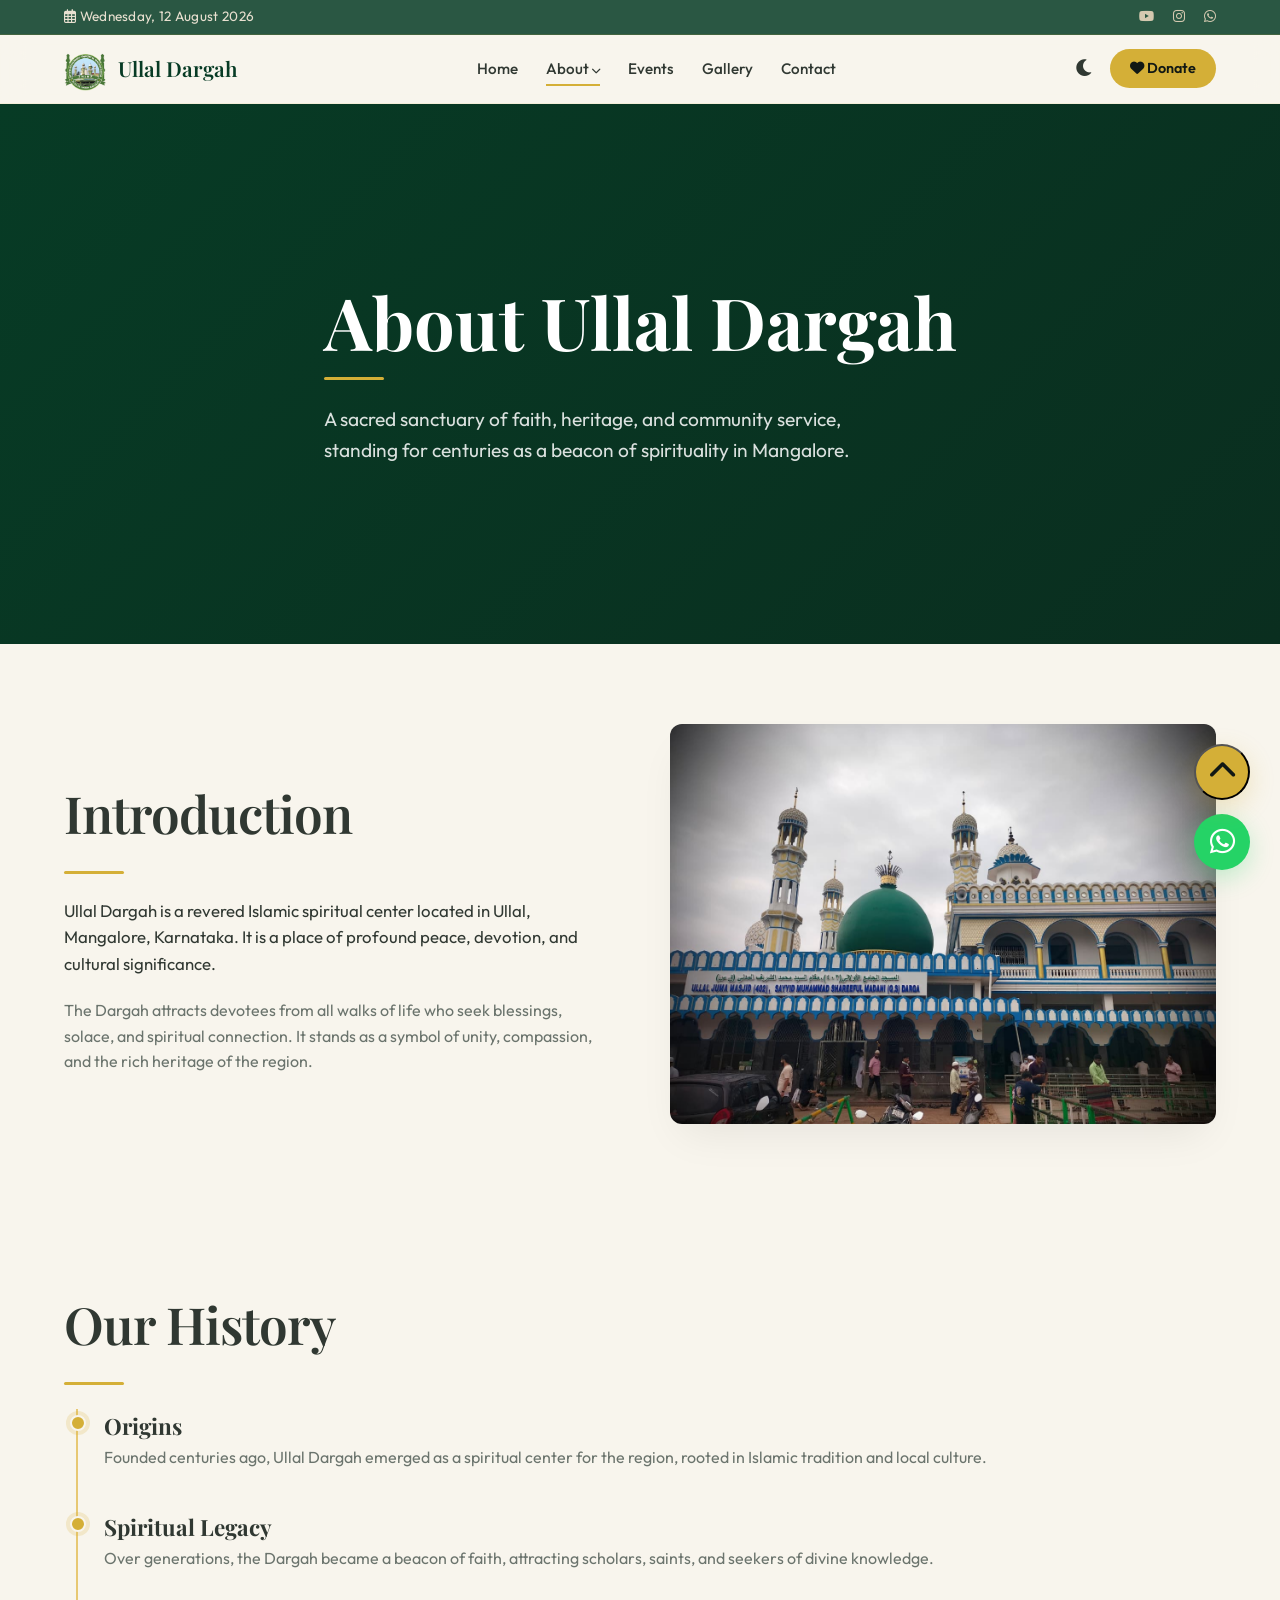
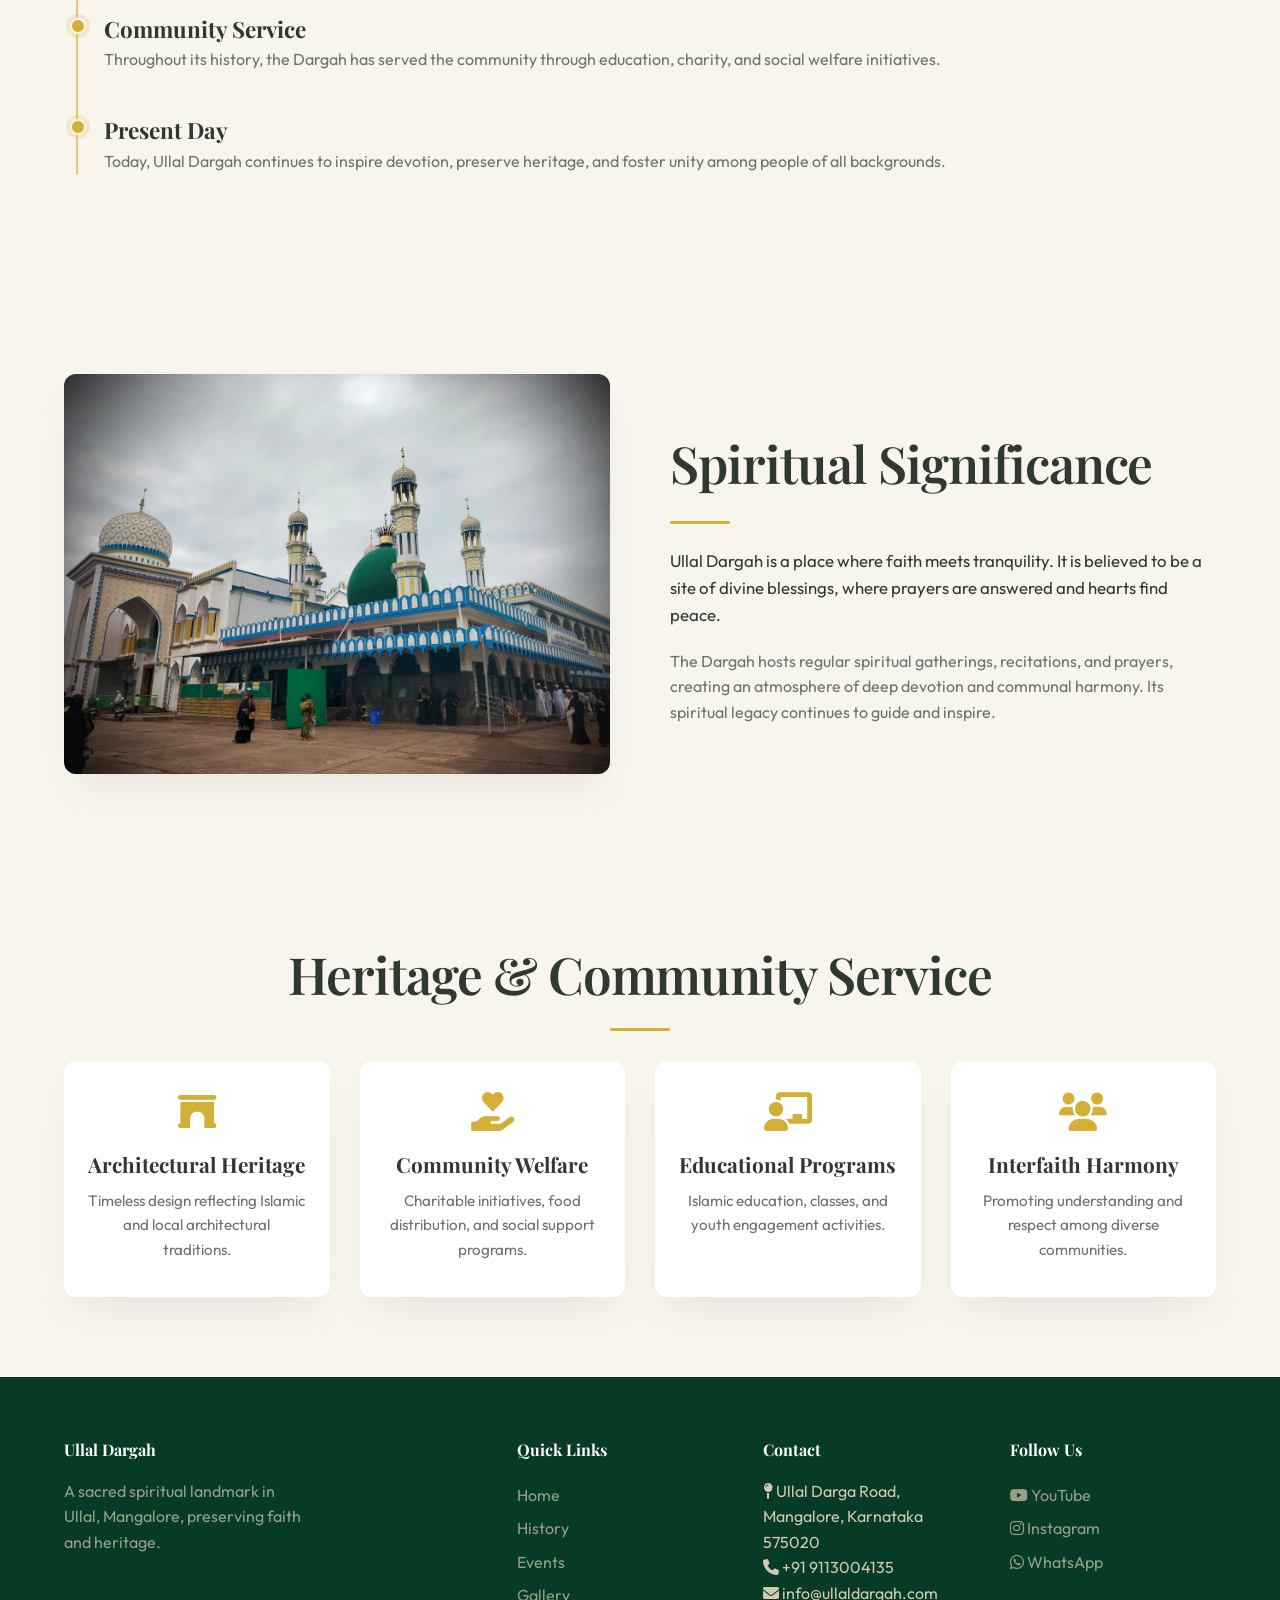
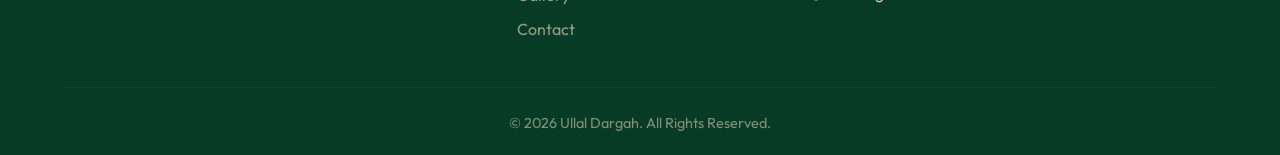
<file: history.html>
<!DOCTYPE html>
<html lang="en">
<head>
  <meta charset="UTF-8" />
  <meta name="viewport" content="width=device-width, initial-scale=1.0" />
  <title>About Us · Ullal Dargah</title>
  <!-- Fonts & Icons -->
  <link rel="preconnect" href="https://fonts.googleapis.com" />
  <link rel="preconnect" href="https://fonts.gstatic.com" crossorigin />
  <link href="https://fonts.googleapis.com/css2?family=Playfair+Display:ital,wght@0,400;0,600;0,700;1,400&family=Outfit:wght@300;400;500;600;700&family=Amiri&display=swap" rel="stylesheet" />
  <link rel="stylesheet" href="https://cdnjs.cloudflare.com/ajax/libs/font-awesome/6.0.0-beta3/css/all.min.css" />
  <style>
    /* ---------- RESET & VARIABLES ---------- */
    * {
      margin: 0;
      padding: 0;
      box-sizing: border-box;
    }
    :root {
      --primary: #0F5132;
      --primary-dark: #073B25;
      --secondary: #D4AF37;
      --gold-soft: #E7C873;
      --cream: #F8F5ED;
      --white: #FFFFFF;
      --dark: #111814;
      --text: #303832;
      --muted: #6B746D;
      --font-serif: 'Playfair Display', serif;
      --font-sans: 'Outfit', sans-serif;
      --font-arabic: 'Amiri', serif;
      --shadow: 0 20px 40px -12px rgba(0,0,0,0.08);
      --transition: cubic-bezier(0.22, 1, 0.36, 1);
      --radius: 12px;
    }
    body {
      font-family: var(--font-sans);
      background-color: var(--cream);
      color: var(--text);
      line-height: 1.6;
      scroll-behavior: smooth;
      transition: background 0.3s, color 0.3s;
    }
    body.dark {
      --cream: #0C1F16;
      --white: #10291D;
      --text: #F5F1E8;
      --muted: #B8B0A0;
      --shadow: 0 20px 40px -12px rgba(0,0,0,0.4);
      background: #07130E;
    }
    a { text-decoration: none; color: inherit; }
    img { max-width: 100%; display: block; }
    .container {
      max-width: 1200px;
      margin: 0 auto;
      padding: 0 24px;
    }
    section { padding: 80px 0; }
    .section-title {
      font-family: var(--font-serif);
      font-size: clamp(2rem, 4vw, 3.5rem);
      font-weight: 600;
      letter-spacing: -0.02em;
      margin-bottom: 12px;
    }
    .section-sub {
      font-size: 1.1rem;
      color: var(--muted);
      max-width: 640px;
    }
    .gold-line {
      width: 60px;
      height: 3px;
      background: var(--secondary);
      margin: 16px 0 24px;
      border-radius: 4px;
    }
    .btn {
      display: inline-flex;
      align-items: center;
      gap: 10px;
      padding: 14px 32px;
      background: var(--primary);
      color: white;
      border: none;
      border-radius: 40px;
      font-weight: 500;
      font-size: 1rem;
      cursor: pointer;
      transition: all 0.3s var(--transition);
      box-shadow: 0 4px 12px rgba(15,81,50,0.15);
    }
    .btn:hover {
      background: var(--primary-dark);
      transform: translateY(-2px);
      box-shadow: 0 12px 24px -8px rgba(15,81,50,0.25);
    }
    .btn-outline {
      background: transparent;
      border: 1.5px solid var(--primary);
      color: var(--primary);
      box-shadow: none;
    }
    .btn-outline:hover { background: var(--primary); color: white; }
    .btn-gold {
      background: var(--secondary);
      color: var(--dark);
    }
    .btn-gold:hover { background: #c09f2e; }

    /* ---------- HEADER ---------- */
    .top-bar {
      background: rgba(7, 59, 37, 0.85);
      backdrop-filter: blur(6px);
      color: #e8e0d0;
      font-size: 0.85rem;
      padding: 6px 0;
      border-bottom: 1px solid rgba(212, 175, 55, 0.15);
    }
    .top-bar .container {
      display: flex;
      justify-content: space-between;
      align-items: center;
    }
    .top-bar .socials a {
      margin-left: 16px;
      color: #d4c9b0;
      transition: 0.3s;
    }
    .top-bar .socials a:hover { color: var(--secondary); }
    .top-bar .date { letter-spacing: 0.3px; }

    .header {
      position: sticky;
      top: 0;
      z-index: 1000;
      padding: 12px 0;
      transition: all 0.4s var(--transition);
      background: rgba(248, 245, 237, 0.7);
      backdrop-filter: blur(12px);
      border-bottom: 1px solid rgba(212, 175, 55, 0.1);
    }
    body.dark .header {
      background: rgba(7, 19, 14, 0.8);
    }
    .header.scrolled {
      padding: 6px 0;
      background: rgba(248, 245, 237, 0.92);
      box-shadow: 0 4px 20px rgba(0,0,0,0.04);
    }
    body.dark .header.scrolled {
      background: rgba(7, 19, 14, 0.92);
    }
    .header .container {
      display: flex;
      align-items: center;
      justify-content: space-between;
    }
    .logo {
      display: flex;
      align-items: center;
      gap: 10px;
      font-family: var(--font-serif);
      font-size: 1.3rem;
      font-weight: 600;
      color: var(--primary-dark);
    }
    .logo img { height: 44px; width: auto; }
    .nav-links {
      display: flex;
      align-items: center;
      gap: 28px;
      list-style: none;
      font-weight: 500;
    }
    .nav-links a {
      position: relative;
      padding: 6px 0;
      transition: 0.3s;
      font-size: 0.95rem;
    }
    .nav-links a::after {
      content: '';
      position: absolute;
      bottom: -2px;
      left: 0;
      width: 0;
      height: 2px;
      background: var(--secondary);
      transition: 0.3s var(--transition);
    }
    .nav-links a:hover::after, .nav-links a.active::after { width: 100%; }
    .nav-links .dropdown {
      position: relative;
      cursor: pointer;
    }
    .nav-links .dropdown-menu {
      display: none;
      position: absolute;
      top: 32px;
      left: -12px;
      background: var(--white);
      padding: 12px 0;
      border-radius: 12px;
      box-shadow: var(--shadow);
      min-width: 160px;
      border: 1px solid rgba(212,175,55,0.1);
    }
    .nav-links .dropdown:hover .dropdown-menu { display: block; }
    .nav-links .dropdown-menu a {
      display: block;
      padding: 8px 24px;
      font-weight: 400;
      font-size: 0.9rem;
    }
    .nav-links .dropdown-menu a:hover { background: rgba(212,175,55,0.05); }
    .header-actions {
      display: flex;
      align-items: center;
      gap: 16px;
    }
    .header-actions .theme-toggle {
      background: none;
      border: none;
      font-size: 1.2rem;
      color: var(--text);
      cursor: pointer;
    }
    .header-actions .donate-btn {
      background: var(--secondary);
      padding: 8px 20px;
      border-radius: 40px;
      font-weight: 600;
      font-size: 0.9rem;
      color: var(--dark);
      transition: 0.3s;
    }
    .header-actions .donate-btn:hover { background: #c09f2e; transform: scale(1.02); }
    .hamburger {
      display: none;
      flex-direction: column;
      gap: 5px;
      background: none;
      border: none;
      cursor: pointer;
    }
    .hamburger span {
      width: 28px;
      height: 2.5px;
      background: var(--text);
      border-radius: 4px;
      transition: 0.3s;
    }

    /* ---------- MOBILE MENU ---------- */
    .mobile-menu {
      position: fixed;
      top: 0;
      right: -100%;
      width: 80%;
      max-width: 360px;
      height: 100vh;
      background: var(--primary-dark);
      color: #f0ece0;
      padding: 40px 30px;
      transition: 0.5s var(--transition);
      z-index: 9999;
      overflow-y: auto;
    }
    .mobile-menu.open { right: 0; }
    .mobile-menu .close-btn {
      background: none;
      border: none;
      font-size: 2rem;
      color: #f0ece0;
      float: right;
      cursor: pointer;
    }
    .mobile-menu .logo-mobile { font-size: 1.6rem; font-family: var(--font-serif); margin-bottom: 40px; }
    .mobile-menu nav a {
      display: block;
      padding: 14px 0;
      border-bottom: 1px solid rgba(255,255,255,0.05);
      font-size: 1.1rem;
      font-weight: 400;
    }
    .mobile-menu .dropdown-mobile a { padding-left: 20px; font-size: 0.95rem; }
    .overlay {
      position: fixed;
      top: 0; left: 0; width: 100%; height: 100%;
      background: rgba(0,0,0,0.3);
      z-index: 9998;
      opacity: 0;
      pointer-events: none;
      transition: 0.4s;
    }
    .overlay.active { opacity: 1; pointer-events: auto; }

    /* ---------- ABOUT HERO ---------- */
    .about-hero {
      min-height: 60vh;
      display: flex;
      align-items: center;
      background: linear-gradient(135deg, var(--primary-dark) 0%, #0a2e1f 100%);
      position: relative;
      color: white;
    }
    .about-hero .container { position: relative; z-index: 2; }
    .about-hero h1 {
      font-family: var(--font-serif);
      font-size: clamp(2.8rem, 6vw, 4.5rem);
      font-weight: 700;
      line-height: 1.1;
      max-width: 780px;
    }
    .about-hero .gold-line { background: var(--secondary); }
    .about-hero p {
      font-size: 1.2rem;
      max-width: 540px;
      opacity: 0.85;
      margin-top: 16px;
    }

    /* ---------- TIMELINE ---------- */
    .timeline {
      position: relative;
      padding-left: 40px;
    }
    .timeline::before {
      content: '';
      position: absolute;
      left: 12px;
      top: 0;
      bottom: 0;
      width: 2px;
      background: var(--gold-soft);
    }
    .timeline-item {
      margin-bottom: 40px;
      position: relative;
    }
    .timeline-item::before {
      content: '';
      position: absolute;
      left: -34px;
      top: 6px;
      width: 12px;
      height: 12px;
      background: var(--secondary);
      border-radius: 50%;
      border: 2px solid var(--cream);
      box-shadow: 0 0 0 4px rgba(212,175,55,0.2);
    }
    .timeline-item h3 { font-family: var(--font-serif); font-size: 1.4rem; }
    .timeline-item p { color: var(--muted); }

    /* ---------- SPLIT LAYOUT ---------- */
    .split-section {
      display: grid;
      grid-template-columns: 1fr 1fr;
      gap: 60px;
      align-items: center;
    }
    .split-section .image-wrap {
      border-radius: var(--radius);
      overflow: hidden;
      box-shadow: var(--shadow);
    }
    .split-section .image-wrap img {
      width: 100%;
      height: 400px;
      object-fit: cover;
      transition: 0.6s var(--transition);
    }
    .split-section .image-wrap:hover img { transform: scale(1.02); }

    /* ---------- CARDS ---------- */
    .card-grid {
      display: grid;
      grid-template-columns: repeat(auto-fit, minmax(220px,1fr));
      gap: 30px;
      margin-top: 30px;
    }
    .card-premium {
      background: var(--white);
      padding: 32px 24px;
      border-radius: var(--radius);
      box-shadow: var(--shadow);
      border-bottom: 3px solid transparent;
      transition: 0.4s var(--transition);
      text-align: center;
    }
    .card-premium:hover {
      transform: translateY(-8px);
      border-bottom-color: var(--secondary);
      box-shadow: 0 30px 40px -16px rgba(0,0,0,0.1);
    }
    .card-premium i {
      font-size: 2.4rem;
      color: var(--secondary);
      margin-bottom: 16px;
    }
    .card-premium h3 { font-family: var(--font-serif); font-size: 1.3rem; }
    .card-premium p { color: var(--muted); font-size: 0.95rem; margin-top: 8px; }

    /* ---------- FOOTER ---------- */
    .footer {
      background: var(--primary-dark);
      color: #d4c9b0;
      padding: 60px 0 20px;
    }
    .footer .grid {
      display: grid;
      grid-template-columns: 2fr 1fr 1fr 1fr;
      gap: 40px;
    }
    .footer h4 { color: white; font-family: var(--font-serif); margin-bottom: 16px; }
    .footer a { display: block; padding: 4px 0; opacity: 0.7; transition: 0.3s; }
    .footer a:hover { opacity: 1; color: var(--secondary); }
    .footer .bottom {
      border-top: 1px solid rgba(212,175,55,0.1);
      padding-top: 24px;
      margin-top: 40px;
      text-align: center;
      font-size: 0.9rem;
      opacity: 0.6;
    }

    /* ---------- FLOATING ---------- */
    .float-wa, .float-top {
      position: fixed;
      bottom: 30px;
      right: 30px;
      z-index: 999;
      background: #25D366;
      color: white;
      width: 56px;
      height: 56px;
      border-radius: 50%;
      display: flex;
      align-items: center;
      justify-content: center;
      font-size: 1.8rem;
      box-shadow: 0 8px 24px rgba(37,211,102,0.25);
      transition: 0.3s;
    }
    .float-wa:hover { transform: scale(1.05); background: #1da851; }
    .float-top {
      bottom: 100px;
      background: var(--secondary);
      color: var(--dark);
      box-shadow: 0 8px 24px rgba(212,175,55,0.25);
    }
    .float-top:hover { transform: scale(1.05); }

    /* ---------- RESPONSIVE ---------- */
    @media (max-width: 1024px) {
      .split-section { grid-template-columns: 1fr; gap: 30px; }
      .footer .grid { grid-template-columns: 1fr 1fr; }
    }
    @media (max-width: 768px) {
      .nav-links, .top-bar .socials, .top-bar .date { display: none; }
      .hamburger { display: flex; }
      .about-hero h1 { font-size: clamp(2.2rem, 8vw, 3.5rem); }
      .footer .grid { grid-template-columns: 1fr; }
      .float-wa, .float-top { width: 48px; height: 48px; font-size: 1.4rem; }
    }
    @media (max-width: 480px) {
      .card-grid { grid-template-columns: 1fr; }
    }

    .text-gold { color: var(--secondary); }
    .bg-cream { background: var(--cream); }
    .bg-white { background: var(--white); }
    .mt-20 { margin-top: 20px; }
    .mb-20 { margin-bottom: 20px; }
    .text-center { text-align: center; }
  </style>
</head>
<body>
  <!-- TOP BAR -->
  <div class="top-bar">
    <div class="container">
      <span class="date"><i class="far fa-calendar-alt"></i> Wednesday, 12 August 2026</span>
      <div class="socials">
        <a href="https://youtube.com/ULLALDARGAOFFICIAL" aria-label="YouTube"><i class="fab fa-youtube"></i></a>
        <a href="https://instagram.com/sayyidmadanidargaullal" aria-label="Instagram"><i class="fab fa-instagram"></i></a>
        <a href="https://wa.me/+919113004135" aria-label="WhatsApp"><i class="fab fa-whatsapp"></i></a>
      </div>
    </div>
  </div>

  <!-- HEADER -->
  <header class="header" id="mainHeader">
    <div class="container">
      <div class="logo">
        <img src="images/ullal_darga_logo.png" alt="Ullal Dargah Logo" onerror="this.style.display='none'">
        Ullal Dargah
      </div>
      <ul class="nav-links">
        <li><a href="index.html">Home</a></li>
        <li class="dropdown">
          <a class="active">About <i class="fas fa-chevron-down" style="font-size:0.6rem;"></i></a>
          <div class="dropdown-menu">
            <a href="history.html">History</a>
            <a href="president.html">President</a>
            <a href="khazi.html">Khazi</a>
          </div>
        </li>
        <li><a href="events.html">Events</a></li>
        <li><a href="gallery.html">Gallery</a></li>
        <li><a href="contact.html">Contact</a></li>
      </ul>
      <div class="header-actions">
        <button class="theme-toggle" id="themeToggle" aria-label="Toggle theme"><i class="fas fa-moon"></i></button>
        <a href="contact.html" class="donate-btn"><i class="fas fa-heart"></i> Donate</a>
        <button class="hamburger" id="hamburger" aria-label="Menu">
          <span></span><span></span><span></span>
        </button>
      </div>
    </div>
  </header>

  <!-- MOBILE MENU -->
  <div class="mobile-menu" id="mobileMenu">
    <button class="close-btn" id="closeMenu"><i class="fas fa-times"></i></button>
    <div class="logo-mobile">Ullal Dargah</div>
    <nav>
      <a href="index.html">Home</a>
      <a href="history.html">History</a>
      <a href="president.html">President</a>
      <a href="khazi.html">Khazi</a>
      <a href="events.html">Events</a>
      <a href="gallery.html">Gallery</a>
      <a href="contact.html">Contact</a>
      <a href="contact.html" style="color:var(--secondary);">Donate</a>
    </nav>
  </div>
  <div class="overlay" id="overlay"></div>

  <!-- ABOUT HERO -->
  <section class="about-hero">
    <div class="container">
      <h1>About Ullal Dargah</h1>
      <div class="gold-line"></div>
      <p>A sacred sanctuary of faith, heritage, and community service, standing for centuries as a beacon of spirituality in Mangalore.</p>
    </div>
  </section>

  <!-- INTRODUCTION -->
  <section class="bg-cream">
    <div class="container split-section">
      <div>
        <h2 class="section-title">Introduction</h2>
        <div class="gold-line"></div>
        <p style="font-size:1.05rem; margin-bottom:20px;">Ullal Dargah is a revered Islamic spiritual center located in Ullal, Mangalore, Karnataka. It is a place of profound peace, devotion, and cultural significance.</p>
        <p style="color:var(--muted);">The Dargah attracts devotees from all walks of life who seek blessings, solace, and spiritual connection. It stands as a symbol of unity, compassion, and the rich heritage of the region.</p>
      </div>
      <div class="image-wrap">
        <img src="images/fviewdargah.jpeg" alt="Ullal Dargah front view" onerror="this.src='data:image/svg+xml;utf8,<svg xmlns=%22http://www.w3.org/2000/svg%22 viewBox=%220 0 600 400%22><rect fill=%22%230F5132%22 width=%22600%22 height=%22400%22/><text x=%2220%22 y=%22300%22 fill=%22%23D4AF37%22 font-size=%2224%22>Ullal Dargah</text></svg>'">
      </div>
    </div>
  </section>

  <!-- HISTORY TIMELINE -->
  <section>
    <div class="container">
      <h2 class="section-title">Our History</h2>
      <div class="gold-line"></div>
      <div class="timeline">
        <div class="timeline-item">
          <h3>Origins</h3>
          <p>Founded centuries ago, Ullal Dargah emerged as a spiritual center for the region, rooted in Islamic tradition and local culture.</p>
        </div>
        <div class="timeline-item">
          <h3>Spiritual Legacy</h3>
          <p>Over generations, the Dargah became a beacon of faith, attracting scholars, saints, and seekers of divine knowledge.</p>
        </div>
        <div class="timeline-item">
          <h3>Community Service</h3>
          <p>Throughout its history, the Dargah has served the community through education, charity, and social welfare initiatives.</p>
        </div>
        <div class="timeline-item">
          <h3>Present Day</h3>
          <p>Today, Ullal Dargah continues to inspire devotion, preserve heritage, and foster unity among people of all backgrounds.</p>
        </div>
      </div>
    </div>
  </section>

  <!-- SPIRITUAL SIGNIFICANCE -->
  <section class="bg-cream">
    <div class="container split-section">
      <div class="image-wrap">
        <img src="images/sviewdargah.jpeg" alt="Spiritual atmosphere" onerror="this.style.display='none'">
      </div>
      <div>
        <h2 class="section-title">Spiritual Significance</h2>
        <div class="gold-line"></div>
        <p style="font-size:1.05rem; margin-bottom:20px;">Ullal Dargah is a place where faith meets tranquility. It is believed to be a site of divine blessings, where prayers are answered and hearts find peace.</p>
        <p style="color:var(--muted);">The Dargah hosts regular spiritual gatherings, recitations, and prayers, creating an atmosphere of deep devotion and communal harmony. Its spiritual legacy continues to guide and inspire.</p>
      </div>
    </div>
  </section>

  <!-- HERITAGE & COMMUNITY -->
  <section>
    <div class="container text-center">
      <h2 class="section-title">Heritage &amp; Community Service</h2>
      <div class="gold-line" style="margin:0 auto 16px;"></div>
      <div class="card-grid">
        <div class="card-premium"><i class="fas fa-archway"></i><h3>Architectural Heritage</h3><p>Timeless design reflecting Islamic and local architectural traditions.</p></div>
        <div class="card-premium"><i class="fas fa-hand-holding-heart"></i><h3>Community Welfare</h3><p>Charitable initiatives, food distribution, and social support programs.</p></div>
        <div class="card-premium"><i class="fas fa-chalkboard-teacher"></i><h3>Educational Programs</h3><p>Islamic education, classes, and youth engagement activities.</p></div>
        <div class="card-premium"><i class="fas fa-users"></i><h3>Interfaith Harmony</h3><p>Promoting understanding and respect among diverse communities.</p></div>
      </div>
    </div>
  </section>

  <!-- FOOTER -->
  <footer class="footer">
    <div class="container">
      <div class="grid">
        <div><h4>Ullal Dargah</h4><p style="opacity:0.7;max-width:240px;">A sacred spiritual landmark in Ullal, Mangalore, preserving faith and heritage.</p></div>
        <div><h4>Quick Links</h4><a href="index.html">Home</a><a href="history.html">History</a><a href="events.html">Events</a><a href="gallery.html">Gallery</a><a href="contact.html">Contact</a></div>
        <div><h4>Contact</h4><p><i class="fas fa-map-pin"></i> Ullal Darga Road, Mangalore, Karnataka 575020</p><p><i class="fas fa-phone"></i> +91 9113004135</p><p><i class="fas fa-envelope"></i> info@ullaldargah.com</p></div>
        <div><h4>Follow Us</h4><a href="https://youtube.com/ULLALDARGAOFFICIAL"><i class="fab fa-youtube"></i> YouTube</a><a href="https://instagram.com/sayyidmadanidargaullal"><i class="fab fa-instagram"></i> Instagram</a><a href="https://wa.me/+919113004135"><i class="fab fa-whatsapp"></i> WhatsApp</a></div>
      </div>
      <div class="bottom">© 2026 Ullal Dargah. All Rights Reserved.</div>
    </div>
  </footer>

  <!-- FLOATING BUTTONS -->
  <a href="https://wa.me/+919113004135" class="float-wa" aria-label="WhatsApp"><i class="fab fa-whatsapp"></i></a>
  <button class="float-top" id="backTop" aria-label="Back to top"><i class="fas fa-chevron-up"></i></button>

  <script>
    (function() {
      // Mobile menu
      const hamburger = document.getElementById('hamburger');
      const mobileMenu = document.getElementById('mobileMenu');
      const overlay = document.getElementById('overlay');
      const closeMenu = document.getElementById('closeMenu');
      const openMenu = () => { mobileMenu.classList.add('open'); overlay.classList.add('active'); };
      const closeMenuFn = () => { mobileMenu.classList.remove('open'); overlay.classList.remove('active'); };
      hamburger.addEventListener('click', openMenu);
      closeMenu.addEventListener('click', closeMenuFn);
      overlay.addEventListener('click', closeMenuFn);

      // Header scroll
      const header = document.getElementById('mainHeader');
      window.addEventListener('scroll', () => {
        header.classList.toggle('scrolled', window.scrollY > 60);
      });

      // Back to top
      document.getElementById('backTop').addEventListener('click', () => {
        window.scrollTo({ top: 0, behavior: 'smooth' });
      });

      // Theme toggle
      const themeToggle = document.getElementById('themeToggle');
      const body = document.body;
      const currentTheme = localStorage.getItem('theme') || 'light';
      if (currentTheme === 'dark') body.classList.add('dark');
      themeToggle.addEventListener('click', () => {
        body.classList.toggle('dark');
        const theme = body.classList.contains('dark') ? 'dark' : 'light';
        localStorage.setItem('theme', theme);
        themeToggle.innerHTML = theme === 'dark' ? '<i class="fas fa-sun"></i>' : '<i class="fas fa-moon"></i>';
      });
      if (currentTheme === 'dark') themeToggle.innerHTML = '<i class="fas fa-sun"></i>';
    })();
  </script>
</body>
</html>
</file>
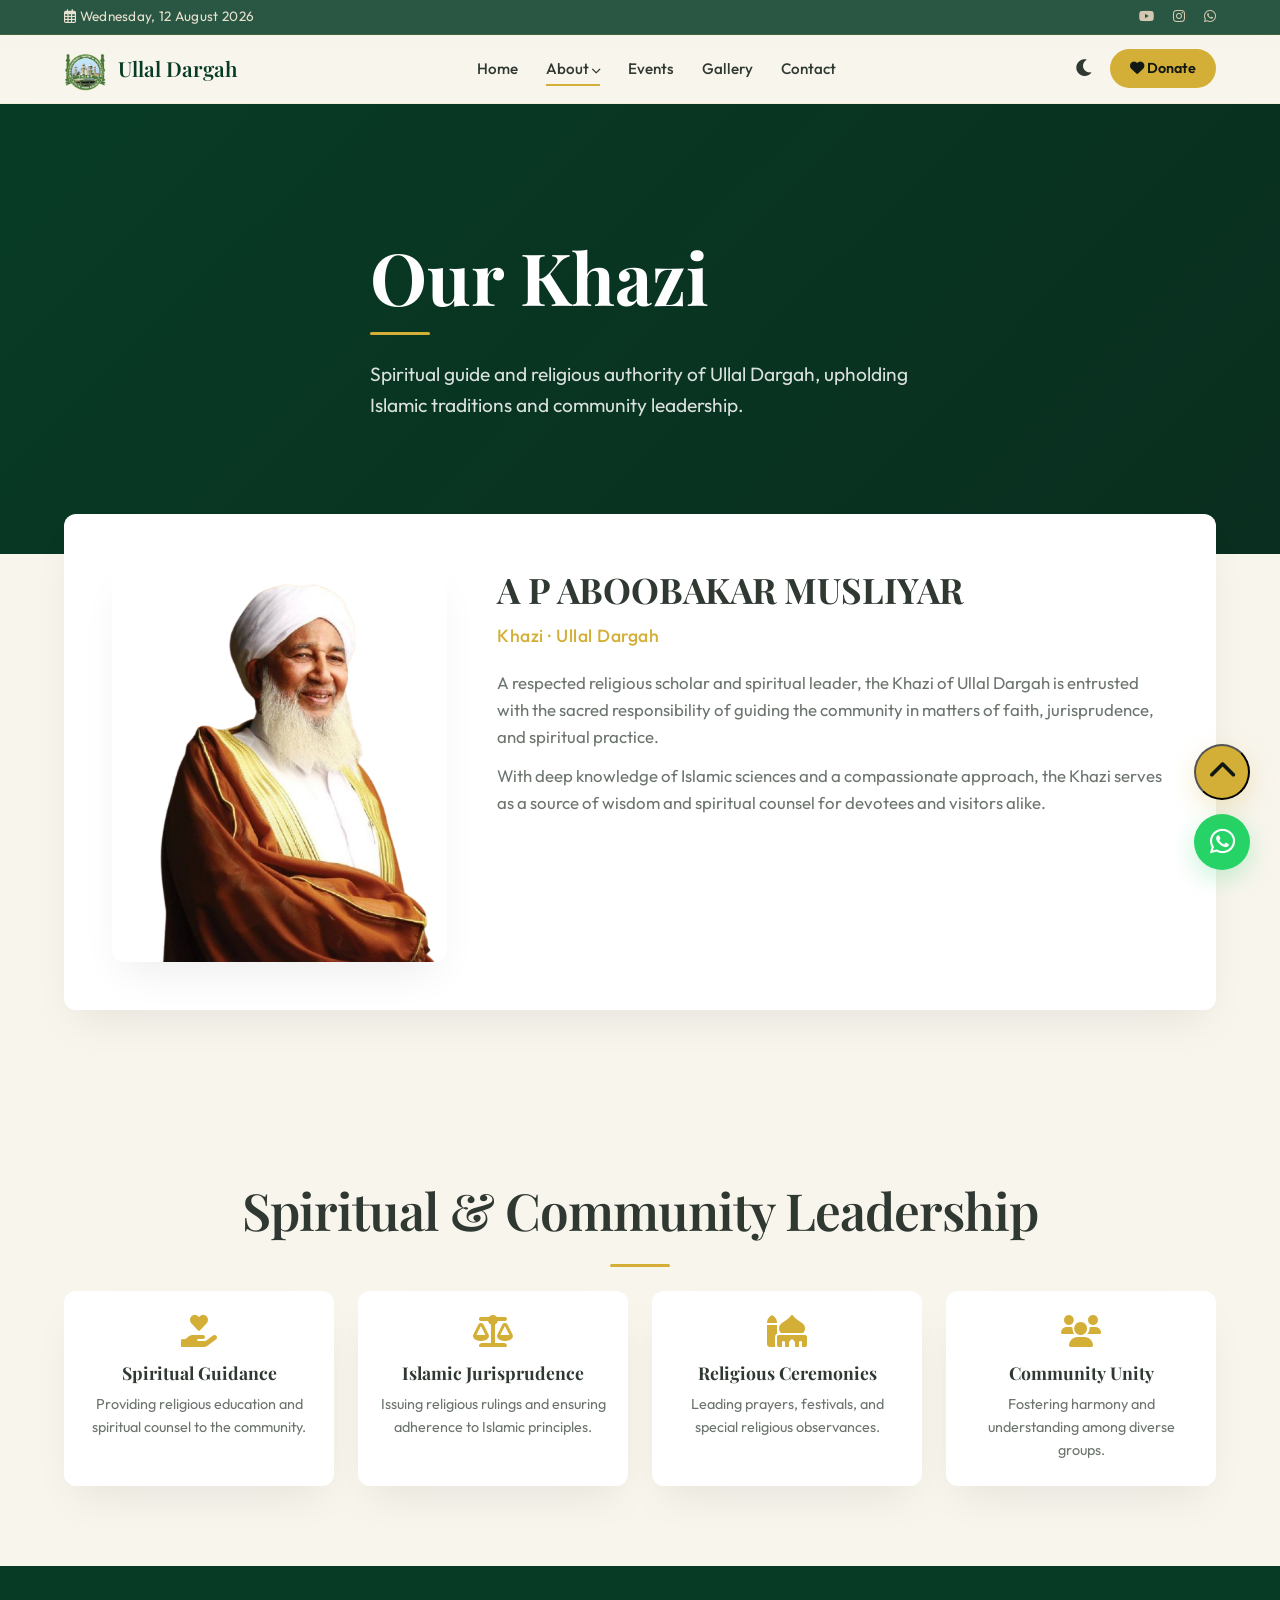
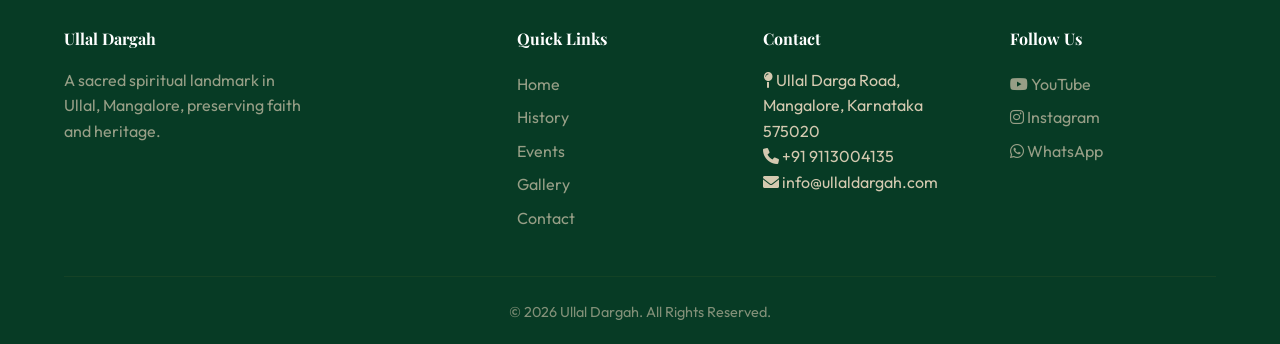
<file: khazi.html>
<!DOCTYPE html>
<html lang="en">
<head>
  <meta charset="UTF-8" />
  <meta name="viewport" content="width=device-width, initial-scale=1.0" />
  <title>Khazi · Ullal Dargah</title>
  <!-- Fonts & Icons -->
  <link rel="preconnect" href="https://fonts.googleapis.com" />
  <link rel="preconnect" href="https://fonts.gstatic.com" crossorigin />
  <link href="https://fonts.googleapis.com/css2?family=Playfair+Display:ital,wght@0,400;0,600;0,700;1,400&family=Outfit:wght@300;400;500;600;700&family=Amiri&display=swap" rel="stylesheet" />
  <link rel="stylesheet" href="https://cdnjs.cloudflare.com/ajax/libs/font-awesome/6.0.0-beta3/css/all.min.css" />
  <style>
    /* ---------- RESET & VARIABLES ---------- */
    * {
      margin: 0;
      padding: 0;
      box-sizing: border-box;
    }
    :root {
      --primary: #0F5132;
      --primary-dark: #073B25;
      --secondary: #D4AF37;
      --gold-soft: #E7C873;
      --cream: #F8F5ED;
      --white: #FFFFFF;
      --dark: #111814;
      --text: #303832;
      --muted: #6B746D;
      --font-serif: 'Playfair Display', serif;
      --font-sans: 'Outfit', sans-serif;
      --shadow: 0 20px 40px -12px rgba(0,0,0,0.08);
      --transition: cubic-bezier(0.22, 1, 0.36, 1);
      --radius: 12px;
    }
    body {
      font-family: var(--font-sans);
      background-color: var(--cream);
      color: var(--text);
      line-height: 1.6;
      scroll-behavior: smooth;
      transition: background 0.3s, color 0.3s;
    }
    body.dark {
      --cream: #0C1F16;
      --white: #10291D;
      --text: #F5F1E8;
      --muted: #B8B0A0;
      --shadow: 0 20px 40px -12px rgba(0,0,0,0.4);
      background: #07130E;
    }
    a { text-decoration: none; color: inherit; }
    img { max-width: 100%; display: block; }
    .container {
      max-width: 1200px;
      margin: 0 auto;
      padding: 0 24px;
    }
    section { padding: 80px 0; }
    .section-title {
      font-family: var(--font-serif);
      font-size: clamp(2rem, 4vw, 3.5rem);
      font-weight: 600;
      letter-spacing: -0.02em;
      margin-bottom: 12px;
    }
    .section-sub {
      font-size: 1.1rem;
      color: var(--muted);
      max-width: 640px;
    }
    .gold-line {
      width: 60px;
      height: 3px;
      background: var(--secondary);
      margin: 16px 0 24px;
      border-radius: 4px;
    }
    .btn {
      display: inline-flex;
      align-items: center;
      gap: 10px;
      padding: 14px 32px;
      background: var(--primary);
      color: white;
      border: none;
      border-radius: 40px;
      font-weight: 500;
      font-size: 1rem;
      cursor: pointer;
      transition: all 0.3s var(--transition);
      box-shadow: 0 4px 12px rgba(15,81,50,0.15);
    }
    .btn:hover {
      background: var(--primary-dark);
      transform: translateY(-2px);
      box-shadow: 0 12px 24px -8px rgba(15,81,50,0.25);
    }
    .btn-outline {
      background: transparent;
      border: 1.5px solid var(--primary);
      color: var(--primary);
      box-shadow: none;
    }
    .btn-outline:hover { background: var(--primary); color: white; }
    .btn-gold {
      background: var(--secondary);
      color: var(--dark);
    }
    .btn-gold:hover { background: #c09f2e; }

    /* ---------- HEADER ---------- */
    .top-bar {
      background: rgba(7, 59, 37, 0.85);
      backdrop-filter: blur(6px);
      color: #e8e0d0;
      font-size: 0.85rem;
      padding: 6px 0;
      border-bottom: 1px solid rgba(212, 175, 55, 0.15);
    }
    .top-bar .container {
      display: flex;
      justify-content: space-between;
      align-items: center;
    }
    .top-bar .socials a {
      margin-left: 16px;
      color: #d4c9b0;
      transition: 0.3s;
    }
    .top-bar .socials a:hover { color: var(--secondary); }
    .top-bar .date { letter-spacing: 0.3px; }

    .header {
      position: sticky;
      top: 0;
      z-index: 1000;
      padding: 12px 0;
      transition: all 0.4s var(--transition);
      background: rgba(248, 245, 237, 0.7);
      backdrop-filter: blur(12px);
      border-bottom: 1px solid rgba(212, 175, 55, 0.1);
    }
    body.dark .header {
      background: rgba(7, 19, 14, 0.8);
    }
    .header.scrolled {
      padding: 6px 0;
      background: rgba(248, 245, 237, 0.92);
      box-shadow: 0 4px 20px rgba(0,0,0,0.04);
    }
    body.dark .header.scrolled {
      background: rgba(7, 19, 14, 0.92);
    }
    .header .container {
      display: flex;
      align-items: center;
      justify-content: space-between;
    }
    .logo {
      display: flex;
      align-items: center;
      gap: 10px;
      font-family: var(--font-serif);
      font-size: 1.3rem;
      font-weight: 600;
      color: var(--primary-dark);
    }
    .logo img { height: 44px; width: auto; }
    .nav-links {
      display: flex;
      align-items: center;
      gap: 28px;
      list-style: none;
      font-weight: 500;
    }
    .nav-links a {
      position: relative;
      padding: 6px 0;
      transition: 0.3s;
      font-size: 0.95rem;
    }
    .nav-links a::after {
      content: '';
      position: absolute;
      bottom: -2px;
      left: 0;
      width: 0;
      height: 2px;
      background: var(--secondary);
      transition: 0.3s var(--transition);
    }
    .nav-links a:hover::after, .nav-links a.active::after { width: 100%; }
    .nav-links .dropdown {
      position: relative;
      cursor: pointer;
    }
    .nav-links .dropdown-menu {
      display: none;
      position: absolute;
      top: 32px;
      left: -12px;
      background: var(--white);
      padding: 12px 0;
      border-radius: 12px;
      box-shadow: var(--shadow);
      min-width: 160px;
      border: 1px solid rgba(212,175,55,0.1);
    }
    .nav-links .dropdown:hover .dropdown-menu { display: block; }
    .nav-links .dropdown-menu a {
      display: block;
      padding: 8px 24px;
      font-weight: 400;
      font-size: 0.9rem;
    }
    .nav-links .dropdown-menu a:hover { background: rgba(212,175,55,0.05); }
    .header-actions {
      display: flex;
      align-items: center;
      gap: 16px;
    }
    .header-actions .theme-toggle {
      background: none;
      border: none;
      font-size: 1.2rem;
      color: var(--text);
      cursor: pointer;
    }
    .header-actions .donate-btn {
      background: var(--secondary);
      padding: 8px 20px;
      border-radius: 40px;
      font-weight: 600;
      font-size: 0.9rem;
      color: var(--dark);
      transition: 0.3s;
    }
    .header-actions .donate-btn:hover { background: #c09f2e; transform: scale(1.02); }
    .hamburger {
      display: none;
      flex-direction: column;
      gap: 5px;
      background: none;
      border: none;
      cursor: pointer;
    }
    .hamburger span {
      width: 28px;
      height: 2.5px;
      background: var(--text);
      border-radius: 4px;
      transition: 0.3s;
    }

    /* ---------- MOBILE MENU ---------- */
    .mobile-menu {
      position: fixed;
      top: 0;
      right: -100%;
      width: 80%;
      max-width: 360px;
      height: 100vh;
      background: var(--primary-dark);
      color: #f0ece0;
      padding: 40px 30px;
      transition: 0.5s var(--transition);
      z-index: 9999;
      overflow-y: auto;
    }
    .mobile-menu.open { right: 0; }
    .mobile-menu .close-btn {
      background: none;
      border: none;
      font-size: 2rem;
      color: #f0ece0;
      float: right;
      cursor: pointer;
    }
    .mobile-menu .logo-mobile { font-size: 1.6rem; font-family: var(--font-serif); margin-bottom: 40px; }
    .mobile-menu nav a {
      display: block;
      padding: 14px 0;
      border-bottom: 1px solid rgba(255,255,255,0.05);
      font-size: 1.1rem;
      font-weight: 400;
    }
    .mobile-menu .dropdown-mobile a { padding-left: 20px; font-size: 0.95rem; }
    .overlay {
      position: fixed;
      top: 0; left: 0; width: 100%; height: 100%;
      background: rgba(0,0,0,0.3);
      z-index: 9998;
      opacity: 0;
      pointer-events: none;
      transition: 0.4s;
    }
    .overlay.active { opacity: 1; pointer-events: auto; }

    /* ---------- KHAZI HERO ---------- */
    .khazi-hero {
      min-height: 50vh;
      display: flex;
      align-items: center;
      background: linear-gradient(135deg, var(--primary-dark) 0%, #0a2e1f 100%);
      position: relative;
      color: white;
    }
    .khazi-hero .container { position: relative; z-index: 2; }
    .khazi-hero h1 {
      font-family: var(--font-serif);
      font-size: clamp(2.8rem, 6vw, 4.5rem);
      font-weight: 700;
      line-height: 1.1;
      max-width: 780px;
    }
    .khazi-hero .gold-line { background: var(--secondary); }
    .khazi-hero p {
      font-size: 1.2rem;
      max-width: 540px;
      opacity: 0.85;
      margin-top: 16px;
    }

    /* ---------- PROFILE CARD ---------- */
    .profile-card {
      display: grid;
      grid-template-columns: 1fr 2fr;
      gap: 50px;
      align-items: start;
      background: var(--white);
      padding: 48px;
      border-radius: var(--radius);
      box-shadow: var(--shadow);
      margin-top: -40px;
      position: relative;
      z-index: 3;
    }
    .profile-card .avatar {
      border-radius: var(--radius);
      overflow: hidden;
      box-shadow: var(--shadow);
    }
    .profile-card .avatar img {
      width: 100%;
      height: 400px;
      object-fit: cover;
    }
    .profile-card .details h2 {
      font-family: var(--font-serif);
      font-size: 2.2rem;
      margin-bottom: 4px;
    }
    .profile-card .details .position {
      color: var(--secondary);
      font-weight: 500;
      font-size: 1.1rem;
      letter-spacing: 0.5px;
    }
    .profile-card .details .bio {
      margin-top: 20px;
      color: var(--muted);
      font-size: 1.05rem;
    }

    /* ---------- RELIGIOUS DUTIES & MESSAGE ---------- */
    .duties-message {
      display: grid;
      grid-template-columns: 1fr 1fr;
      gap: 40px;
      margin-top: 40px;
    }
    .duties-message .block {
      background: var(--white);
      padding: 36px 32px;
      border-radius: var(--radius);
      box-shadow: var(--shadow);
      border-top: 3px solid var(--secondary);
    }
    .duties-message .block h3 {
      font-family: var(--font-serif);
      font-size: 1.6rem;
      margin-bottom: 12px;
    }
    .duties-message .block p { color: var(--muted); font-size: 1.05rem; }
    .duties-message .block ul {
      list-style: none;
      padding: 0;
    }
    .duties-message .block ul li {
      padding: 8px 0;
      border-bottom: 1px solid rgba(0,0,0,0.04);
      display: flex;
      align-items: center;
      gap: 12px;
    }
    .duties-message .block ul li i { color: var(--secondary); width: 20px; }

    /* ---------- RESPONSIBILITIES ---------- */
    .resp-grid {
      display: grid;
      grid-template-columns: repeat(auto-fit, minmax(200px,1fr));
      gap: 24px;
      margin-top: 24px;
    }
    .resp-item {
      background: var(--white);
      padding: 24px 20px;
      border-radius: var(--radius);
      box-shadow: var(--shadow);
      text-align: center;
      transition: 0.3s var(--transition);
    }
    .resp-item:hover { transform: translateY(-4px); box-shadow: 0 16px 32px -12px rgba(0,0,0,0.08); }
    .resp-item i { font-size: 2rem; color: var(--secondary); margin-bottom: 12px; }
    .resp-item h4 { font-family: var(--font-serif); font-size: 1.1rem; }
    .resp-item p { color: var(--muted); font-size: 0.9rem; margin-top: 6px; }

    /* ---------- FOOTER ---------- */
    .footer {
      background: var(--primary-dark);
      color: #d4c9b0;
      padding: 60px 0 20px;
    }
    .footer .grid {
      display: grid;
      grid-template-columns: 2fr 1fr 1fr 1fr;
      gap: 40px;
    }
    .footer h4 { color: white; font-family: var(--font-serif); margin-bottom: 16px; }
    .footer a { display: block; padding: 4px 0; opacity: 0.7; transition: 0.3s; }
    .footer a:hover { opacity: 1; color: var(--secondary); }
    .footer .bottom {
      border-top: 1px solid rgba(212,175,55,0.1);
      padding-top: 24px;
      margin-top: 40px;
      text-align: center;
      font-size: 0.9rem;
      opacity: 0.6;
    }

    /* ---------- FLOATING ---------- */
    .float-wa, .float-top {
      position: fixed;
      bottom: 30px;
      right: 30px;
      z-index: 999;
      background: #25D366;
      color: white;
      width: 56px;
      height: 56px;
      border-radius: 50%;
      display: flex;
      align-items: center;
      justify-content: center;
      font-size: 1.8rem;
      box-shadow: 0 8px 24px rgba(37,211,102,0.25);
      transition: 0.3s;
    }
    .float-wa:hover { transform: scale(1.05); background: #1da851; }
    .float-top {
      bottom: 100px;
      background: var(--secondary);
      color: var(--dark);
      box-shadow: 0 8px 24px rgba(212,175,55,0.25);
    }
    .float-top:hover { transform: scale(1.05); }

    /* ---------- RESPONSIVE ---------- */
    @media (max-width: 1024px) {
      .profile-card { grid-template-columns: 1fr; padding: 32px; }
      .profile-card .avatar img { height: 300px; }
      .duties-message { grid-template-columns: 1fr; }
      .footer .grid { grid-template-columns: 1fr 1fr; }
    }
    @media (max-width: 768px) {
      .nav-links, .top-bar .socials, .top-bar .date { display: none; }
      .hamburger { display: flex; }
      .khazi-hero h1 { font-size: clamp(2.2rem, 8vw, 3.5rem); }
      .footer .grid { grid-template-columns: 1fr; }
      .float-wa, .float-top { width: 48px; height: 48px; font-size: 1.4rem; }
      .resp-grid { grid-template-columns: 1fr 1fr; }
    }
    @media (max-width: 480px) {
      .resp-grid { grid-template-columns: 1fr; }
    }

    .text-gold { color: var(--secondary); }
    .bg-cream { background: var(--cream); }
    .bg-white { background: var(--white); }
    .mt-20 { margin-top: 20px; }
    .mb-20 { margin-bottom: 20px; }
    .text-center { text-align: center; }
  </style>
</head>
<body>
  <!-- TOP BAR -->
  <div class="top-bar">
    <div class="container">
      <span class="date"><i class="far fa-calendar-alt"></i> Wednesday, 12 August 2026</span>
      <div class="socials">
        <a href="https://youtube.com/ULLALDARGAOFFICIAL" aria-label="YouTube"><i class="fab fa-youtube"></i></a>
        <a href="https://instagram.com/sayyidmadanidargaullal" aria-label="Instagram"><i class="fab fa-instagram"></i></a>
        <a href="https://wa.me/+919113004135" aria-label="WhatsApp"><i class="fab fa-whatsapp"></i></a>
      </div>
    </div>
  </div>

  <!-- HEADER -->
  <header class="header" id="mainHeader">
    <div class="container">
      <div class="logo">
        <img src="images/ullal_darga_logo.png" alt="Ullal Dargah Logo" onerror="this.style.display='none'">
        Ullal Dargah
      </div>
      <ul class="nav-links">
        <li><a href="index.html">Home</a></li>
        <li class="dropdown">
          <a class="active">About <i class="fas fa-chevron-down" style="font-size:0.6rem;"></i></a>
          <div class="dropdown-menu">
            <a href="history.html">History</a>
            <a href="president.html">President</a>
            <a href="khazi.html">Khazi</a>
          </div>
        </li>
        <li><a href="events.html">Events</a></li>
        <li><a href="gallery.html">Gallery</a></li>
        <li><a href="contact.html">Contact</a></li>
      </ul>
      <div class="header-actions">
        <button class="theme-toggle" id="themeToggle" aria-label="Toggle theme"><i class="fas fa-moon"></i></button>
        <a href="contact.html" class="donate-btn"><i class="fas fa-heart"></i> Donate</a>
        <button class="hamburger" id="hamburger" aria-label="Menu">
          <span></span><span></span><span></span>
        </button>
      </div>
    </div>
  </header>

  <!-- MOBILE MENU -->
  <div class="mobile-menu" id="mobileMenu">
    <button class="close-btn" id="closeMenu"><i class="fas fa-times"></i></button>
    <div class="logo-mobile">Ullal Dargah</div>
    <nav>
      <a href="index.html">Home</a>
      <a href="history.html">History</a>
      <a href="president.html">President</a>
      <a href="khazi.html">Khazi</a>
      <a href="events.html">Events</a>
      <a href="gallery.html">Gallery</a>
      <a href="contact.html">Contact</a>
      <a href="contact.html" style="color:var(--secondary);">Donate</a>
    </nav>
  </div>
  <div class="overlay" id="overlay"></div>

  <!-- KHAZI HERO -->
  <section class="khazi-hero">
    <div class="container">
      <h1>Our Khazi</h1>
      <div class="gold-line"></div>
      <p>Spiritual guide and religious authority of Ullal Dargah, upholding Islamic traditions and community leadership.</p>
    </div>
  </section>

  <!-- PROFILE CARD -->
  <section style="padding-top:0;">
    <div class="container">
      <div class="profile-card">
        <div class="avatar">
          <img src="images/apusthad.png" alt="Khazi of Ullal Dargah" onerror="this.src='data:image/svg+xml;utf8,<svg xmlns=%22http://www.w3.org/2000/svg%22 viewBox=%220 0 400 400%22><rect fill=%22%230F5132%22 width=%22400%22 height=%22400%22/><text x=%2280%22 y=%22200%22 fill=%22%23D4AF37%22 font-size=%2230%22>Khazi</text></svg>'">
        </div>
        <div class="details">
          <h2>A P ABOOBAKAR MUSLIYAR</h2>
          <div class="position">Khazi · Ullal Dargah</div>
          <div class="bio">
            <p>A respected religious scholar and spiritual leader, the Khazi of Ullal Dargah is entrusted with the sacred responsibility of guiding the community in matters of faith, jurisprudence, and spiritual practice.</p>
            <p style="margin-top:12px;">With deep knowledge of Islamic sciences and a compassionate approach, the Khazi serves as a source of wisdom and spiritual counsel for devotees and visitors alike.</p>
          </div>
        </div>
      </div>
    </div>
  </section>

  <!-- RELIGIOUS DUTIES & MESSAGE -->
  <!-- <section class="bg-cream">
    <div class="container">
      <div class="duties-message">
        <div class="block">
          <h3><i class="fas fa-gavel" style="color:var(--secondary);margin-right:12px;"></i> Religious Duties</h3>
          <ul>
            <li><i class="fas fa-check-circle"></i> Leading congregational prayers and religious ceremonies</li>
            <li><i class="fas fa-check-circle"></i> Providing Islamic guidance and legal rulings</li>
            <li><i class="fas fa-check-circle"></i> Presiding over religious festivals and special occasions</li>
            <li><i class="fas fa-check-circle"></i> Upholding the spiritual traditions of the Dargah</li>
          </ul>
        </div>
        <div class="block">
          <h3><i class="fas fa-comment" style="color:var(--secondary);margin-right:12px;"></i> Khazi's Message</h3>
          <p>"The light of faith guides us through every challenge. Ullal Dargah is not just a place of prayer—it is a sanctuary of peace, where hearts find solace and souls find direction. May we always walk the path of compassion and unity."</p>
        </div>
      </div>
    </div>
  </section> -->

  <!-- COMMUNITY RESPONSIBILITIES -->
  <section>
    <div class="container text-center">
      <h2 class="section-title">Spiritual &amp; Community Leadership</h2>
      <div class="gold-line" style="margin:0 auto 16px;"></div>
      <div class="resp-grid">
        <div class="resp-item"><i class="fas fa-hand-holding-heart"></i><h4>Spiritual Guidance</h4><p>Providing religious education and spiritual counsel to the community.</p></div>
        <div class="resp-item"><i class="fas fa-balance-scale"></i><h4>Islamic Jurisprudence</h4><p>Issuing religious rulings and ensuring adherence to Islamic principles.</p></div>
        <div class="resp-item"><i class="fas fa-mosque"></i><h4>Religious Ceremonies</h4><p>Leading prayers, festivals, and special religious observances.</p></div>
        <div class="resp-item"><i class="fas fa-users"></i><h4>Community Unity</h4><p>Fostering harmony and understanding among diverse groups.</p></div>
      </div>
    </div>
  </section>

  <!-- FOOTER -->
  <footer class="footer">
    <div class="container">
      <div class="grid">
        <div><h4>Ullal Dargah</h4><p style="opacity:0.7;max-width:240px;">A sacred spiritual landmark in Ullal, Mangalore, preserving faith and heritage.</p></div>
        <div><h4>Quick Links</h4><a href="index.html">Home</a><a href="history.html">History</a><a href="events.html">Events</a><a href="gallery.html">Gallery</a><a href="contact.html">Contact</a></div>
        <div><h4>Contact</h4><p><i class="fas fa-map-pin"></i> Ullal Darga Road, Mangalore, Karnataka 575020</p><p><i class="fas fa-phone"></i> +91 9113004135</p><p><i class="fas fa-envelope"></i> info@ullaldargah.com</p></div>
        <div><h4>Follow Us</h4><a href="https://youtube.com/ULLALDARGAOFFICIAL"><i class="fab fa-youtube"></i> YouTube</a><a href="https://instagram.com/sayyidmadanidargaullal"><i class="fab fa-instagram"></i> Instagram</a><a href="https://wa.me/+919113004135"><i class="fab fa-whatsapp"></i> WhatsApp</a></div>
      </div>
      <div class="bottom">© 2026 Ullal Dargah. All Rights Reserved.</div>
    </div>
  </footer>

  <!-- FLOATING BUTTONS -->
  <a href="https://wa.me/+919113004135" class="float-wa" aria-label="WhatsApp"><i class="fab fa-whatsapp"></i></a>
  <button class="float-top" id="backTop" aria-label="Back to top"><i class="fas fa-chevron-up"></i></button>

  <script>
    (function() {
      // Mobile menu
      const hamburger = document.getElementById('hamburger');
      const mobileMenu = document.getElementById('mobileMenu');
      const overlay = document.getElementById('overlay');
      const closeMenu = document.getElementById('closeMenu');
      const openMenu = () => { mobileMenu.classList.add('open'); overlay.classList.add('active'); };
      const closeMenuFn = () => { mobileMenu.classList.remove('open'); overlay.classList.remove('active'); };
      hamburger.addEventListener('click', openMenu);
      closeMenu.addEventListener('click', closeMenuFn);
      overlay.addEventListener('click', closeMenuFn);

      // Header scroll
      const header = document.getElementById('mainHeader');
      window.addEventListener('scroll', () => {
        header.classList.toggle('scrolled', window.scrollY > 60);
      });

      // Back to top
      document.getElementById('backTop').addEventListener('click', () => {
        window.scrollTo({ top: 0, behavior: 'smooth' });
      });

      // Theme toggle
      const themeToggle = document.getElementById('themeToggle');
      const body = document.body;
      const currentTheme = localStorage.getItem('theme') || 'light';
      if (currentTheme === 'dark') body.classList.add('dark');
      themeToggle.addEventListener('click', () => {
        body.classList.toggle('dark');
        const theme = body.classList.contains('dark') ? 'dark' : 'light';
        localStorage.setItem('theme', theme);
        themeToggle.innerHTML = theme === 'dark' ? '<i class="fas fa-sun"></i>' : '<i class="fas fa-moon"></i>';
      });
      if (currentTheme === 'dark') themeToggle.innerHTML = '<i class="fas fa-sun"></i>';
    })();
  </script>
</body>
</html>
</file>
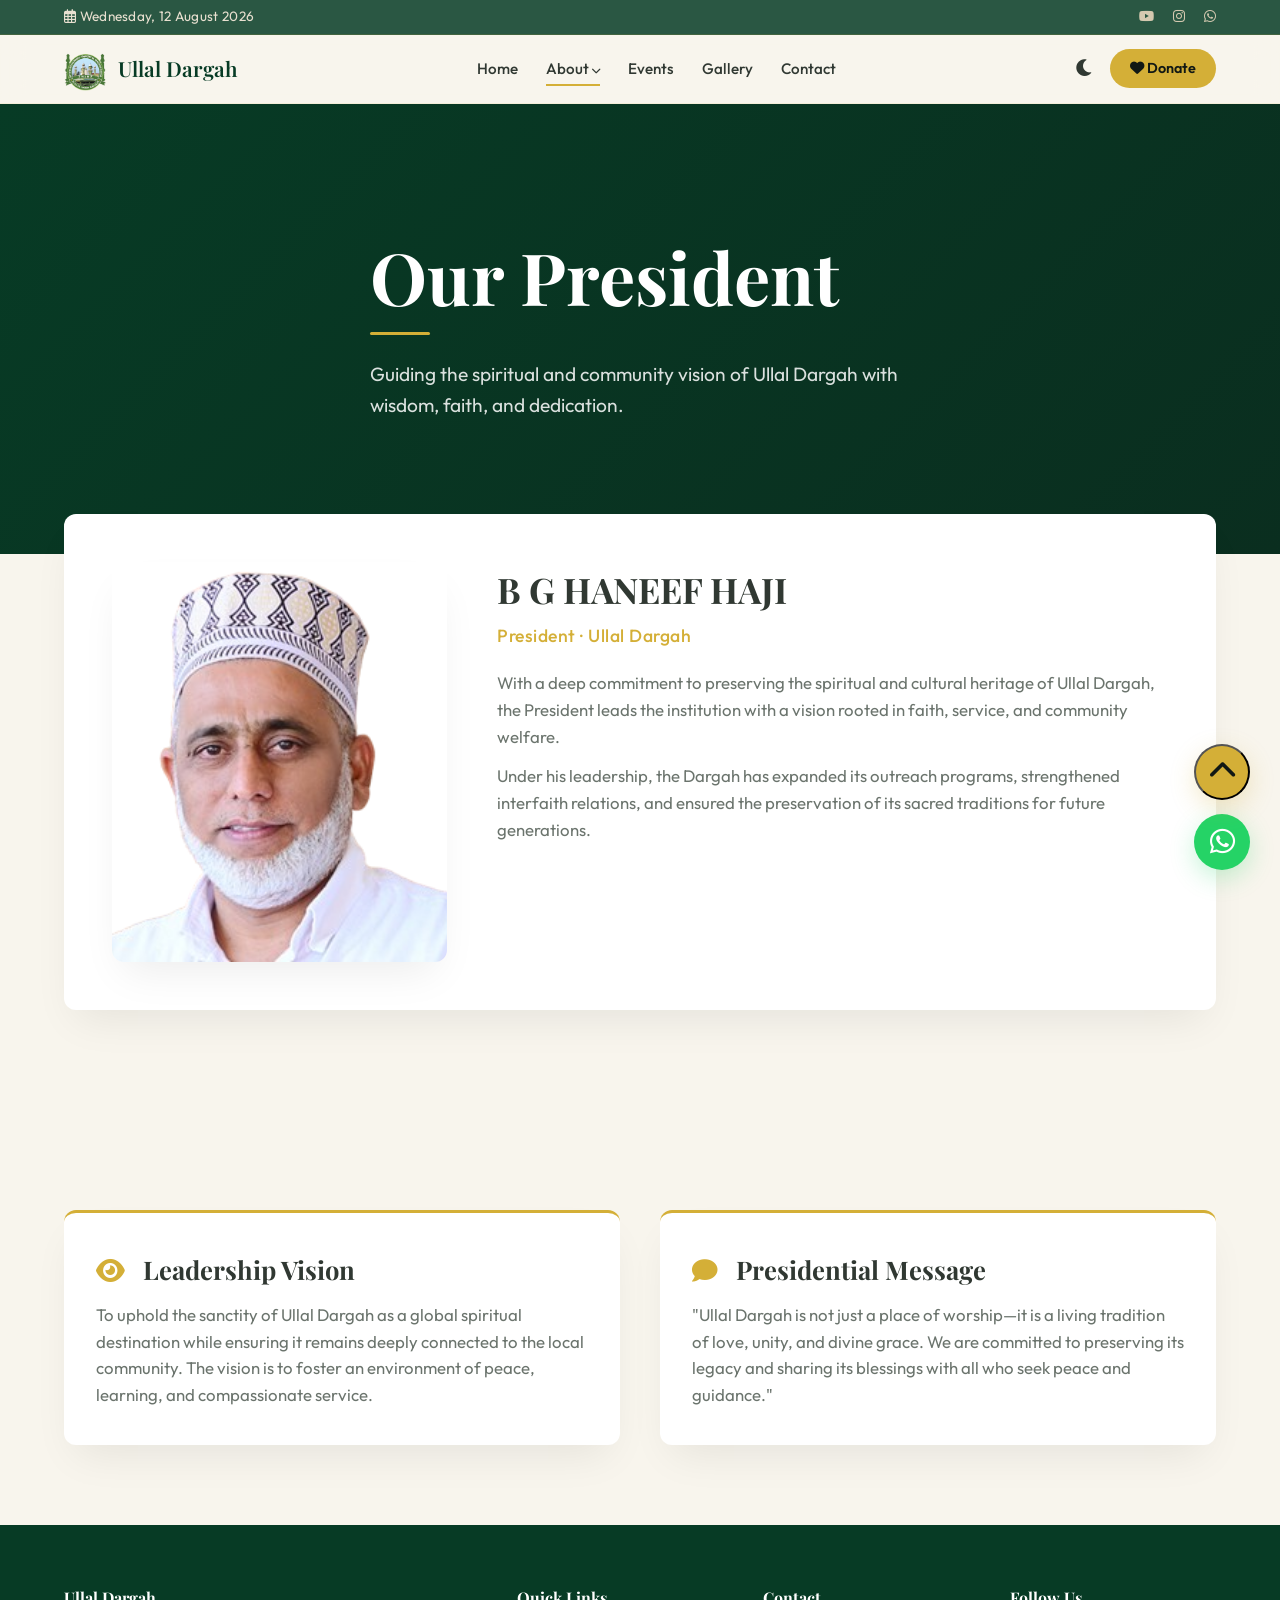
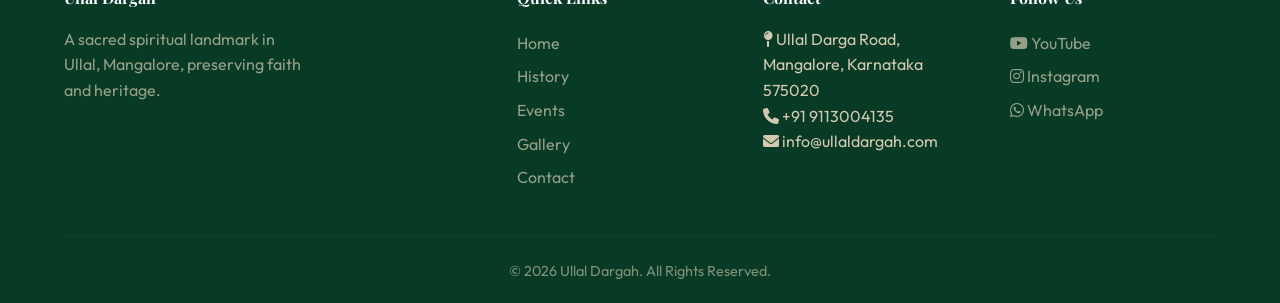
<file: president.html>
<!DOCTYPE html>
<html lang="en">
<head>
  <meta charset="UTF-8" />
  <meta name="viewport" content="width=device-width, initial-scale=1.0" />
  <title>President · Ullal Dargah</title>
  <!-- Fonts & Icons -->
  <link rel="preconnect" href="https://fonts.googleapis.com" />
  <link rel="preconnect" href="https://fonts.gstatic.com" crossorigin />
  <link href="https://fonts.googleapis.com/css2?family=Playfair+Display:ital,wght@0,400;0,600;0,700;1,400&family=Outfit:wght@300;400;500;600;700&family=Amiri&display=swap" rel="stylesheet" />
  <link rel="stylesheet" href="https://cdnjs.cloudflare.com/ajax/libs/font-awesome/6.0.0-beta3/css/all.min.css" />
  <style>
    /* ---------- RESET & VARIABLES ---------- */
    * {
      margin: 0;
      padding: 0;
      box-sizing: border-box;
    }
    :root {
      --primary: #0F5132;
      --primary-dark: #073B25;
      --secondary: #D4AF37;
      --gold-soft: #E7C873;
      --cream: #F8F5ED;
      --white: #FFFFFF;
      --dark: #111814;
      --text: #303832;
      --muted: #6B746D;
      --font-serif: 'Playfair Display', serif;
      --font-sans: 'Outfit', sans-serif;
      --shadow: 0 20px 40px -12px rgba(0,0,0,0.08);
      --transition: cubic-bezier(0.22, 1, 0.36, 1);
      --radius: 12px;
    }
    body {
      font-family: var(--font-sans);
      background-color: var(--cream);
      color: var(--text);
      line-height: 1.6;
      scroll-behavior: smooth;
      transition: background 0.3s, color 0.3s;
    }
    body.dark {
      --cream: #0C1F16;
      --white: #10291D;
      --text: #F5F1E8;
      --muted: #B8B0A0;
      --shadow: 0 20px 40px -12px rgba(0,0,0,0.4);
      background: #07130E;
    }
    a { text-decoration: none; color: inherit; }
    img { max-width: 100%; display: block; }
    .container {
      max-width: 1200px;
      margin: 0 auto;
      padding: 0 24px;
    }
    section { padding: 80px 0; }
    .section-title {
      font-family: var(--font-serif);
      font-size: clamp(2rem, 4vw, 3.5rem);
      font-weight: 600;
      letter-spacing: -0.02em;
      margin-bottom: 12px;
    }
    .section-sub {
      font-size: 1.1rem;
      color: var(--muted);
      max-width: 640px;
    }
    .gold-line {
      width: 60px;
      height: 3px;
      background: var(--secondary);
      margin: 16px 0 24px;
      border-radius: 4px;
    }
    .btn {
      display: inline-flex;
      align-items: center;
      gap: 10px;
      padding: 14px 32px;
      background: var(--primary);
      color: white;
      border: none;
      border-radius: 40px;
      font-weight: 500;
      font-size: 1rem;
      cursor: pointer;
      transition: all 0.3s var(--transition);
      box-shadow: 0 4px 12px rgba(15,81,50,0.15);
    }
    .btn:hover {
      background: var(--primary-dark);
      transform: translateY(-2px);
      box-shadow: 0 12px 24px -8px rgba(15,81,50,0.25);
    }
    .btn-outline {
      background: transparent;
      border: 1.5px solid var(--primary);
      color: var(--primary);
      box-shadow: none;
    }
    .btn-outline:hover { background: var(--primary); color: white; }
    .btn-gold {
      background: var(--secondary);
      color: var(--dark);
    }
    .btn-gold:hover { background: #c09f2e; }

    /* ---------- HEADER ---------- */
    .top-bar {
      background: rgba(7, 59, 37, 0.85);
      backdrop-filter: blur(6px);
      color: #e8e0d0;
      font-size: 0.85rem;
      padding: 6px 0;
      border-bottom: 1px solid rgba(212, 175, 55, 0.15);
    }
    .top-bar .container {
      display: flex;
      justify-content: space-between;
      align-items: center;
    }
    .top-bar .socials a {
      margin-left: 16px;
      color: #d4c9b0;
      transition: 0.3s;
    }
    .top-bar .socials a:hover { color: var(--secondary); }
    .top-bar .date { letter-spacing: 0.3px; }

    .header {
      position: sticky;
      top: 0;
      z-index: 1000;
      padding: 12px 0;
      transition: all 0.4s var(--transition);
      background: rgba(248, 245, 237, 0.7);
      backdrop-filter: blur(12px);
      border-bottom: 1px solid rgba(212, 175, 55, 0.1);
    }
    body.dark .header {
      background: rgba(7, 19, 14, 0.8);
    }
    .header.scrolled {
      padding: 6px 0;
      background: rgba(248, 245, 237, 0.92);
      box-shadow: 0 4px 20px rgba(0,0,0,0.04);
    }
    body.dark .header.scrolled {
      background: rgba(7, 19, 14, 0.92);
    }
    .header .container {
      display: flex;
      align-items: center;
      justify-content: space-between;
    }
    .logo {
      display: flex;
      align-items: center;
      gap: 10px;
      font-family: var(--font-serif);
      font-size: 1.3rem;
      font-weight: 600;
      color: var(--primary-dark);
    }
    .logo img { height: 44px; width: auto; }
    .nav-links {
      display: flex;
      align-items: center;
      gap: 28px;
      list-style: none;
      font-weight: 500;
    }
    .nav-links a {
      position: relative;
      padding: 6px 0;
      transition: 0.3s;
      font-size: 0.95rem;
    }
    .nav-links a::after {
      content: '';
      position: absolute;
      bottom: -2px;
      left: 0;
      width: 0;
      height: 2px;
      background: var(--secondary);
      transition: 0.3s var(--transition);
    }
    .nav-links a:hover::after, .nav-links a.active::after { width: 100%; }
    .nav-links .dropdown {
      position: relative;
      cursor: pointer;
    }
    .nav-links .dropdown-menu {
      display: none;
      position: absolute;
      top: 32px;
      left: -12px;
      background: var(--white);
      padding: 12px 0;
      border-radius: 12px;
      box-shadow: var(--shadow);
      min-width: 160px;
      border: 1px solid rgba(212,175,55,0.1);
    }
    .nav-links .dropdown:hover .dropdown-menu { display: block; }
    .nav-links .dropdown-menu a {
      display: block;
      padding: 8px 24px;
      font-weight: 400;
      font-size: 0.9rem;
    }
    .nav-links .dropdown-menu a:hover { background: rgba(212,175,55,0.05); }
    .header-actions {
      display: flex;
      align-items: center;
      gap: 16px;
    }
    .header-actions .theme-toggle {
      background: none;
      border: none;
      font-size: 1.2rem;
      color: var(--text);
      cursor: pointer;
    }
    .header-actions .donate-btn {
      background: var(--secondary);
      padding: 8px 20px;
      border-radius: 40px;
      font-weight: 600;
      font-size: 0.9rem;
      color: var(--dark);
      transition: 0.3s;
    }
    .header-actions .donate-btn:hover { background: #c09f2e; transform: scale(1.02); }
    .hamburger {
      display: none;
      flex-direction: column;
      gap: 5px;
      background: none;
      border: none;
      cursor: pointer;
    }
    .hamburger span {
      width: 28px;
      height: 2.5px;
      background: var(--text);
      border-radius: 4px;
      transition: 0.3s;
    }

    /* ---------- MOBILE MENU ---------- */
    .mobile-menu {
      position: fixed;
      top: 0;
      right: -100%;
      width: 80%;
      max-width: 360px;
      height: 100vh;
      background: var(--primary-dark);
      color: #f0ece0;
      padding: 40px 30px;
      transition: 0.5s var(--transition);
      z-index: 9999;
      overflow-y: auto;
    }
    .mobile-menu.open { right: 0; }
    .mobile-menu .close-btn {
      background: none;
      border: none;
      font-size: 2rem;
      color: #f0ece0;
      float: right;
      cursor: pointer;
    }
    .mobile-menu .logo-mobile { font-size: 1.6rem; font-family: var(--font-serif); margin-bottom: 40px; }
    .mobile-menu nav a {
      display: block;
      padding: 14px 0;
      border-bottom: 1px solid rgba(255,255,255,0.05);
      font-size: 1.1rem;
      font-weight: 400;
    }
    .mobile-menu .dropdown-mobile a { padding-left: 20px; font-size: 0.95rem; }
    .overlay {
      position: fixed;
      top: 0; left: 0; width: 100%; height: 100%;
      background: rgba(0,0,0,0.3);
      z-index: 9998;
      opacity: 0;
      pointer-events: none;
      transition: 0.4s;
    }
    .overlay.active { opacity: 1; pointer-events: auto; }

    /* ---------- PRESIDENT HERO ---------- */
    .president-hero {
      min-height: 50vh;
      display: flex;
      align-items: center;
      background: linear-gradient(135deg, var(--primary-dark) 0%, #0a2e1f 100%);
      position: relative;
      color: white;
    }
    .president-hero .container { position: relative; z-index: 2; }
    .president-hero h1 {
      font-family: var(--font-serif);
      font-size: clamp(2.8rem, 6vw, 4.5rem);
      font-weight: 700;
      line-height: 1.1;
      max-width: 780px;
    }
    .president-hero .gold-line { background: var(--secondary); }
    .president-hero p {
      font-size: 1.2rem;
      max-width: 540px;
      opacity: 0.85;
      margin-top: 16px;
    }

    /* ---------- PROFILE CARD ---------- */
    .profile-card {
      display: grid;
      grid-template-columns: 1fr 2fr;
      gap: 50px;
      align-items: start;
      background: var(--white);
      padding: 48px;
      border-radius: var(--radius);
      box-shadow: var(--shadow);
      margin-top: -40px;
      position: relative;
      z-index: 3;
    }
    .profile-card .avatar {
      border-radius: var(--radius);
      overflow: hidden;
      box-shadow: var(--shadow);
    }
    .profile-card .avatar img {
      width: 100%;
      height: 400px;
      object-fit: cover;
    }
    .profile-card .details h2 {
      font-family: var(--font-serif);
      font-size: 2.2rem;
      margin-bottom: 4px;
    }
    .profile-card .details .position {
      color: var(--secondary);
      font-weight: 500;
      font-size: 1.1rem;
      letter-spacing: 0.5px;
    }
    .profile-card .details .bio {
      margin-top: 20px;
      color: var(--muted);
      font-size: 1.05rem;
    }

    /* ---------- VISION & MESSAGE ---------- */
    .vision-message {
      display: grid;
      grid-template-columns: 1fr 1fr;
      gap: 40px;
      margin-top: 40px;
    }
    .vision-message .block {
      background: var(--white);
      padding: 36px 32px;
      border-radius: var(--radius);
      box-shadow: var(--shadow);
      border-top: 3px solid var(--secondary);
    }
    .vision-message .block h3 {
      font-family: var(--font-serif);
      font-size: 1.6rem;
      margin-bottom: 12px;
    }
    .vision-message .block p { color: var(--muted); font-size: 1.05rem; }

    /* ---------- RESPONSIBILITIES ---------- */
    .resp-grid {
      display: grid;
      grid-template-columns: repeat(auto-fit, minmax(200px,1fr));
      gap: 24px;
      margin-top: 24px;
    }
    .resp-item {
      background: var(--white);
      padding: 24px 20px;
      border-radius: var(--radius);
      box-shadow: var(--shadow);
      text-align: center;
      transition: 0.3s var(--transition);
    }
    .resp-item:hover { transform: translateY(-4px); box-shadow: 0 16px 32px -12px rgba(0,0,0,0.08); }
    .resp-item i { font-size: 2rem; color: var(--secondary); margin-bottom: 12px; }
    .resp-item h4 { font-family: var(--font-serif); font-size: 1.1rem; }
    .resp-item p { color: var(--muted); font-size: 0.9rem; margin-top: 6px; }

    /* ---------- FOOTER ---------- */
    .footer {
      background: var(--primary-dark);
      color: #d4c9b0;
      padding: 60px 0 20px;
    }
    .footer .grid {
      display: grid;
      grid-template-columns: 2fr 1fr 1fr 1fr;
      gap: 40px;
    }
    .footer h4 { color: white; font-family: var(--font-serif); margin-bottom: 16px; }
    .footer a { display: block; padding: 4px 0; opacity: 0.7; transition: 0.3s; }
    .footer a:hover { opacity: 1; color: var(--secondary); }
    .footer .bottom {
      border-top: 1px solid rgba(212,175,55,0.1);
      padding-top: 24px;
      margin-top: 40px;
      text-align: center;
      font-size: 0.9rem;
      opacity: 0.6;
    }

    /* ---------- FLOATING ---------- */
    .float-wa, .float-top {
      position: fixed;
      bottom: 30px;
      right: 30px;
      z-index: 999;
      background: #25D366;
      color: white;
      width: 56px;
      height: 56px;
      border-radius: 50%;
      display: flex;
      align-items: center;
      justify-content: center;
      font-size: 1.8rem;
      box-shadow: 0 8px 24px rgba(37,211,102,0.25);
      transition: 0.3s;
    }
    .float-wa:hover { transform: scale(1.05); background: #1da851; }
    .float-top {
      bottom: 100px;
      background: var(--secondary);
      color: var(--dark);
      box-shadow: 0 8px 24px rgba(212,175,55,0.25);
    }
    .float-top:hover { transform: scale(1.05); }

    /* ---------- RESPONSIVE ---------- */
    @media (max-width: 1024px) {
      .profile-card { grid-template-columns: 1fr; padding: 32px; }
      .profile-card .avatar img { height: 300px; }
      .vision-message { grid-template-columns: 1fr; }
      .footer .grid { grid-template-columns: 1fr 1fr; }
    }
    @media (max-width: 768px) {
      .nav-links, .top-bar .socials, .top-bar .date { display: none; }
      .hamburger { display: flex; }
      .president-hero h1 { font-size: clamp(2.2rem, 8vw, 3.5rem); }
      .footer .grid { grid-template-columns: 1fr; }
      .float-wa, .float-top { width: 48px; height: 48px; font-size: 1.4rem; }
      .resp-grid { grid-template-columns: 1fr 1fr; }
    }
    @media (max-width: 480px) {
      .resp-grid { grid-template-columns: 1fr; }
    }

    .text-gold { color: var(--secondary); }
    .bg-cream { background: var(--cream); }
    .bg-white { background: var(--white); }
    .mt-20 { margin-top: 20px; }
    .mb-20 { margin-bottom: 20px; }
    .text-center { text-align: center; }
  </style>
</head>
<body>
  <!-- TOP BAR -->
  <div class="top-bar">
    <div class="container">
      <span class="date"><i class="far fa-calendar-alt"></i> Wednesday, 12 August 2026</span>
      <div class="socials">
        <a href="https://youtube.com/ULLALDARGAOFFICIAL" aria-label="YouTube"><i class="fab fa-youtube"></i></a>
        <a href="https://instagram.com/sayyidmadanidargaullal" aria-label="Instagram"><i class="fab fa-instagram"></i></a>
        <a href="https://wa.me/+919113004135" aria-label="WhatsApp"><i class="fab fa-whatsapp"></i></a>
      </div>
    </div>
  </div>

  <!-- HEADER -->
  <header class="header" id="mainHeader">
    <div class="container">
      <div class="logo">
        <img src="images/ullal_darga_logo.png" alt="Ullal Dargah Logo" onerror="this.style.display='none'">
        Ullal Dargah
      </div>
      <ul class="nav-links">
        <li><a href="index.html">Home</a></li>
        <li class="dropdown">
          <a class="active">About <i class="fas fa-chevron-down" style="font-size:0.6rem;"></i></a>
          <div class="dropdown-menu">
            <a href="history.html">History</a>
            <a href="president.html">President</a>
            <a href="khazi.html">Khazi</a>
          </div>
        </li>
        <li><a href="events.html">Events</a></li>
        <li><a href="gallery.html">Gallery</a></li>
        <li><a href="contact.html">Contact</a></li>
      </ul>
      <div class="header-actions">
        <button class="theme-toggle" id="themeToggle" aria-label="Toggle theme"><i class="fas fa-moon"></i></button>
        <a href="contact.html" class="donate-btn"><i class="fas fa-heart"></i> Donate</a>
        <button class="hamburger" id="hamburger" aria-label="Menu">
          <span></span><span></span><span></span>
        </button>
      </div>
    </div>
  </header>

  <!-- MOBILE MENU -->
  <div class="mobile-menu" id="mobileMenu">
    <button class="close-btn" id="closeMenu"><i class="fas fa-times"></i></button>
    <div class="logo-mobile">Ullal Dargah</div>
    <nav>
      <a href="index.html">Home</a>
      <a href="history.html">History</a>
      <a href="president.html">President</a>
      <a href="khazi.html">Khazi</a>
      <a href="events.html">Events</a>
      <a href="gallery.html">Gallery</a>
      <a href="contact.html">Contact</a>
      <a href="contact.html" style="color:var(--secondary);">Donate</a>
    </nav>
  </div>
  <div class="overlay" id="overlay"></div>

  <!-- PRESIDENT HERO -->
  <section class="president-hero">
    <div class="container">
      <h1>Our President</h1>
      <div class="gold-line"></div>
      <p>Guiding the spiritual and community vision of Ullal Dargah with wisdom, faith, and dedication.</p>
    </div>
  </section>

  <!-- PROFILE CARD -->
  <section style="padding-top:0;">
    <div class="container">
      <div class="profile-card">
        <div class="avatar">
          <img src="images/hanifhajiullal.png" alt="President of Ullal Dargah" onerror="this.src='data:image/svg+xml;utf8,<svg xmlns=%22http://www.w3.org/2000/svg%22 viewBox=%220 0 400 400%22><rect fill=%22%230F5132%22 width=%22400%22 height=%22400%22/><text x=%2280%22 y=%22200%22 fill=%22%23D4AF37%22 font-size=%2230%22>President</text></svg>'">
        </div>
        <div class="details">
          <h2>B G HANEEF HAJI</h2>
          <div class="position">President · Ullal Dargah</div>
          <div class="bio">
            <p>With a deep commitment to preserving the spiritual and cultural heritage of Ullal Dargah, the President leads the institution with a vision rooted in faith, service, and community welfare.</p>
            <p style="margin-top:12px;">Under his leadership, the Dargah has expanded its outreach programs, strengthened interfaith relations, and ensured the preservation of its sacred traditions for future generations.</p>
          </div>
        </div>
      </div>
    </div>
  </section>

  <!-- VISION & MESSAGE -->
  <section class="bg-cream">
    <div class="container">
      <div class="vision-message">
        <div class="block">
          <h3><i class="fas fa-eye" style="color:var(--secondary);margin-right:12px;"></i> Leadership Vision</h3>
          <p>To uphold the sanctity of Ullal Dargah as a global spiritual destination while ensuring it remains deeply connected to the local community. The vision is to foster an environment of peace, learning, and compassionate service.</p>
        </div>
        <div class="block">
          <h3><i class="fas fa-comment" style="color:var(--secondary);margin-right:12px;"></i> Presidential Message</h3>
          <p>"Ullal Dargah is not just a place of worship—it is a living tradition of love, unity, and divine grace. We are committed to preserving its legacy and sharing its blessings with all who seek peace and guidance."</p>
        </div>
      </div>
    </div>
  </section>

  <!-- RESPONSIBILITIES -->
  <!-- <section>
    <div class="container text-center">
      <h2 class="section-title">Community Responsibilities</h2>
      <div class="gold-line" style="margin:0 auto 16px;"></div>
      <div class="resp-grid">
        <div class="resp-item"><i class="fas fa-hand-holding-heart"></i><h4>Spiritual Oversight</h4><p>Guiding religious practices and maintaining spiritual authenticity.</p></div>
        <div class="resp-item"><i class="fas fa-users"></i><h4>Community Engagement</h4><p>Strengthening ties with devotees and local organizations.</p></div>
        <div class="resp-item"><i class="fas fa-archway"></i><h4>Heritage Preservation</h4><p>Protecting the historical and architectural legacy of the Dargah.</p></div>
        <div class="resp-item"><i class="fas fa-seedling"></i><h4>Youth & Education</h4><p>Inspiring the next generation through faith and knowledge.</p></div>
      </div>
    </div>
  </section> -->

  <!-- FOOTER -->
  <footer class="footer">
    <div class="container">
      <div class="grid">
        <div><h4>Ullal Dargah</h4><p style="opacity:0.7;max-width:240px;">A sacred spiritual landmark in Ullal, Mangalore, preserving faith and heritage.</p></div>
        <div><h4>Quick Links</h4><a href="index.html">Home</a><a href="history.html">History</a><a href="events.html">Events</a><a href="gallery.html">Gallery</a><a href="contact.html">Contact</a></div>
        <div><h4>Contact</h4><p><i class="fas fa-map-pin"></i> Ullal Darga Road, Mangalore, Karnataka 575020</p><p><i class="fas fa-phone"></i> +91 9113004135</p><p><i class="fas fa-envelope"></i> info@ullaldargah.com</p></div>
        <div><h4>Follow Us</h4><a href="https://youtube.com/ULLALDARGAOFFICIAL"><i class="fab fa-youtube"></i> YouTube</a><a href="https://instagram.com/sayyidmadanidargaullal"><i class="fab fa-instagram"></i> Instagram</a><a href="https://wa.me/+919113004135"><i class="fab fa-whatsapp"></i> WhatsApp</a></div>
      </div>
      <div class="bottom">© 2026 Ullal Dargah. All Rights Reserved.</div>
    </div>
  </footer>

  <!-- FLOATING BUTTONS -->
  <a href="https://wa.me/+919113004135" class="float-wa" aria-label="WhatsApp"><i class="fab fa-whatsapp"></i></a>
  <button class="float-top" id="backTop" aria-label="Back to top"><i class="fas fa-chevron-up"></i></button>

  <script>
    (function() {
      // Mobile menu
      const hamburger = document.getElementById('hamburger');
      const mobileMenu = document.getElementById('mobileMenu');
      const overlay = document.getElementById('overlay');
      const closeMenu = document.getElementById('closeMenu');
      const openMenu = () => { mobileMenu.classList.add('open'); overlay.classList.add('active'); };
      const closeMenuFn = () => { mobileMenu.classList.remove('open'); overlay.classList.remove('active'); };
      hamburger.addEventListener('click', openMenu);
      closeMenu.addEventListener('click', closeMenuFn);
      overlay.addEventListener('click', closeMenuFn);

      // Header scroll
      const header = document.getElementById('mainHeader');
      window.addEventListener('scroll', () => {
        header.classList.toggle('scrolled', window.scrollY > 60);
      });

      // Back to top
      document.getElementById('backTop').addEventListener('click', () => {
        window.scrollTo({ top: 0, behavior: 'smooth' });
      });

      // Theme toggle
      const themeToggle = document.getElementById('themeToggle');
      const body = document.body;
      const currentTheme = localStorage.getItem('theme') || 'light';
      if (currentTheme === 'dark') body.classList.add('dark');
      themeToggle.addEventListener('click', () => {
        body.classList.toggle('dark');
        const theme = body.classList.contains('dark') ? 'dark' : 'light';
        localStorage.setItem('theme', theme);
        themeToggle.innerHTML = theme === 'dark' ? '<i class="fas fa-sun"></i>' : '<i class="fas fa-moon"></i>';
      });
      if (currentTheme === 'dark') themeToggle.innerHTML = '<i class="fas fa-sun"></i>';
    })();
  </script>
</body>
</html>
</file>
